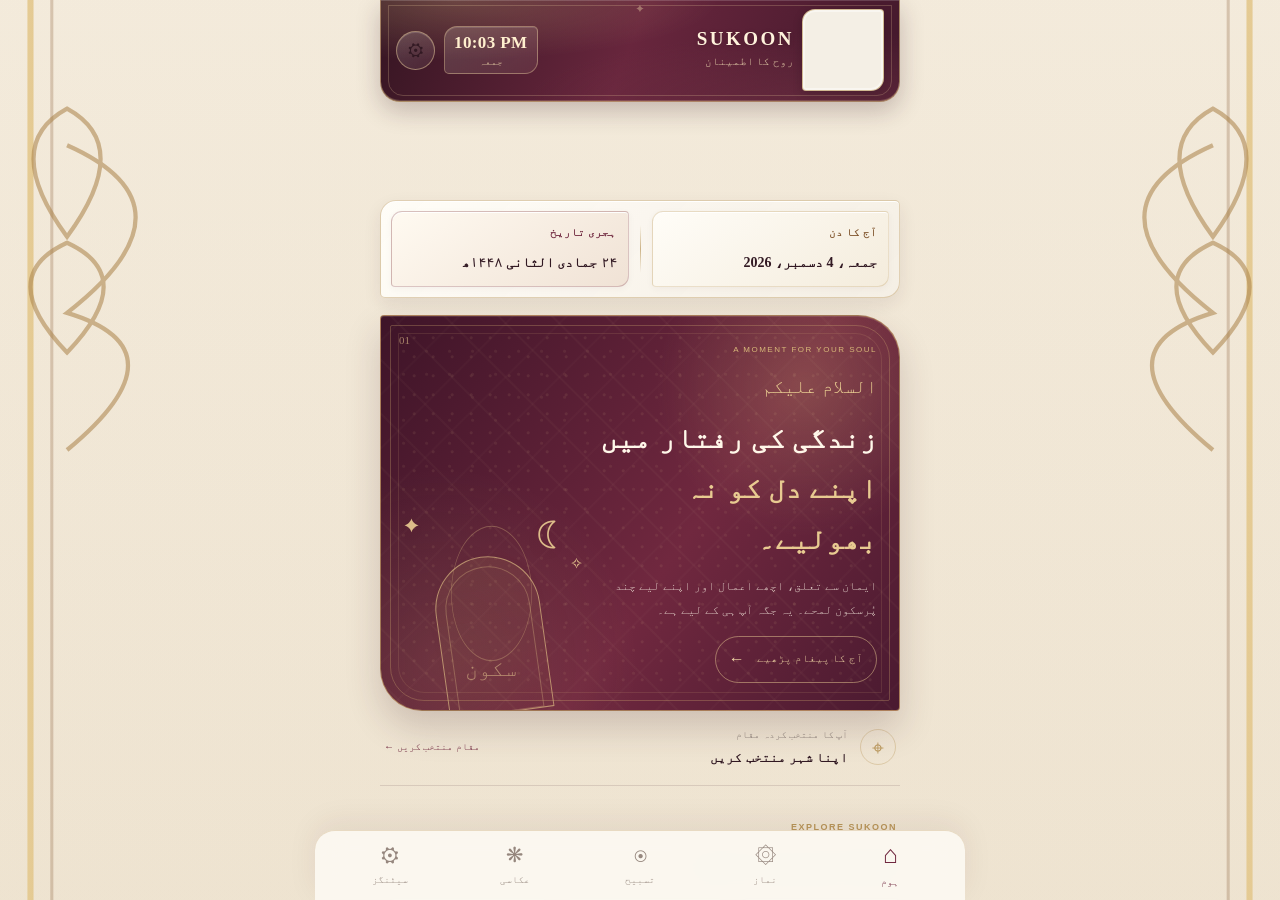
<file: Index.html>
<!DOCTYPE html>
<html lang="en">
<head>
  <meta charset="UTF-8">
  <meta name="viewport" content="width=device-width, initial-scale=1.0">
  <meta http-equiv="refresh" content="0; url=./pages/home.html">
  <title>SUKOON</title>
</head>
<body>
  <p>Opening SUKOON...</p>
  <a href="./pages/home.html">Open SUKOON</a>
</body>
</html>
</file>
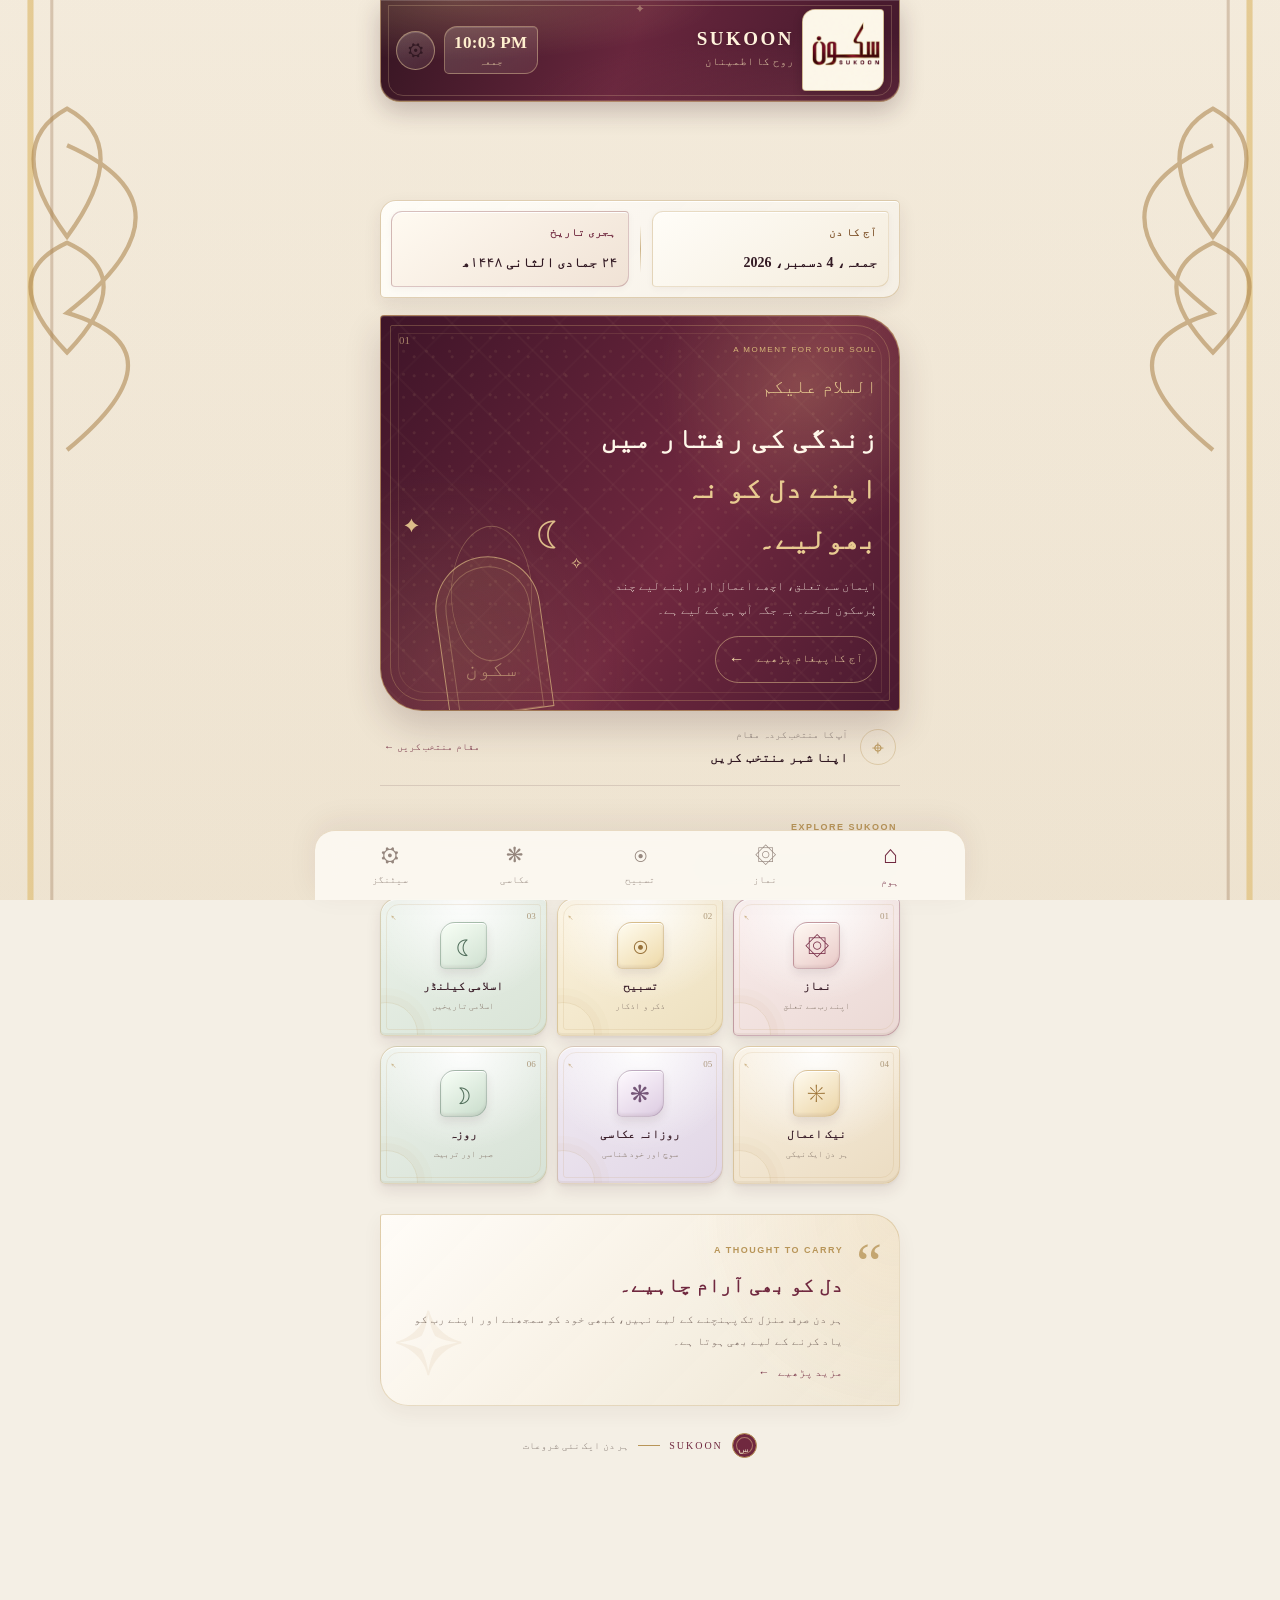
<file: pages/home.html>
<!DOCTYPE html>
<html lang="ur" dir="rtl">
<head>
  <meta charset="UTF-8">
  <meta name="viewport" content="width=device-width, initial-scale=1.0">
  <meta name="theme-color" content="#F4EFE5">
  <meta name="description" content="SUKOON — ایمان، زندگی اور ذہنی سکون کا ساتھی">

  <title>SUKOON | سکون</title>
  <link rel="stylesheet" href="../css/style.css">
  <link rel="stylesheet" href="../css/components.css">
  <link rel="stylesheet" href="../css/responsive.css">
  <link rel="stylesheet" href="../css/home.css">
</head>

<body class="sukoon-home-v2">

  <main class="sukoon-v2-shell">

    <!-- TOP IDENTITY -->
    <header class="sukoon-v2-header">

      <a href="home.html" class="sukoon-v2-brand" aria-label="SUKOON Home">
        <img
          class="sukoon-v2-brand-logo"
          src="../assets/images/branding/sukoon-logo.png"
          data-branding="logo"
          alt="SUKOON — سکون"
          width="72"
          height="72"
          decoding="async"
        >

        <span class="sukoon-v2-brand-name">
          <strong>SUKOON</strong>
          <small>روح کا اطمینان</small>
        </span>
      </a>

      <div class="sukoon-v2-header-side">
        <span class="sukoon-v2-header-caption">YOUR PERSONAL SANCTUARY</span>
        <div class="sukoon-v2-day-clock sukoon-v2-header-clock">
          <span class="sukoon-v2-clock-icon" aria-hidden="true">◷</span>
          <strong id="home-clock">--:--</strong>
          <small id="home-weekday">---</small>
        </div>

        <a href="settings.html"
           class="sukoon-v2-settings"
           aria-label="سیٹنگز">
          <span aria-hidden="true">⚙</span>
        </a>
      </div>

    </header>


    <!-- DAY STRIP -->
    <section class="sukoon-v2-dayline" aria-label="آج کی معلومات">

      <div class="sukoon-v2-day-date">
        <span class="sukoon-v2-overline">آج کا دن</span>
        <strong id="today-date">تاریخ لوڈ ہو رہی ہے...</strong>
      </div>

      <span class="sukoon-v2-day-divider"></span>

      <div class="sukoon-v2-day-hijri">
        <span class="sukoon-v2-overline">ہجری تاریخ</span>
        <strong id="today-hijri">اسلامی تاریخ</strong>
      </div>



    </section>

    <!-- EDITORIAL WELCOME -->
    <section class="sukoon-v2-welcome">

      <div class="sukoon-v2-welcome-copy">

        <span class="sukoon-v2-welcome-kicker">
          A MOMENT FOR YOUR SOUL
        </span>

        <p class="sukoon-v2-salam">السلام علیکم</p>

        <h1>
          زندگی کی رفتار میں
          <span>اپنے دل کو نہ بھولیے۔</span>
        </h1>

        <p class="sukoon-v2-welcome-text">
          ایمان سے تعلق، اچھے اعمال اور اپنے لیے چند پُرسکون لمحے۔
          یہ جگہ آپ ہی کے لیے ہے۔
        </p>

        <a href="daily-reflection.html" class="sukoon-v2-discover">
          آج کا پیغام پڑھیے
          <span aria-hidden="true">←</span>
        </a>

      </div>

      <div class="sukoon-v2-art" aria-hidden="true">
        <div class="sukoon-v2-art-orbit orbit-one"></div>
        <div class="sukoon-v2-art-orbit orbit-two"></div>
        <div class="sukoon-v2-art-arch">
          <div class="sukoon-v2-art-inner"></div>
        </div>
        <span class="sukoon-v2-art-moon">☾</span>
        <span class="sukoon-v2-art-star star-one">✦</span>
        <span class="sukoon-v2-art-star star-two">✧</span>
        <span class="sukoon-v2-art-word">سکون</span>
      </div>

      <span class="sukoon-v2-welcome-index" aria-hidden="true">01</span>

    </section>


    <!-- LOCATION LINE -->
    <a href="settings.html" class="sukoon-v2-location">

      <span class="sukoon-v2-location-symbol" aria-hidden="true">⌖</span>

      <span class="sukoon-v2-location-copy">
        <small>آپ کا منتخب کردہ مقام</small>
        <strong id="home-location-name">اپنا شہر منتخب کریں</strong>
      </span>

      <span class="sukoon-v2-location-action">مقام منتخب کریں ←</span>

    </a>


    <!-- FEATURE DIRECTORY -->
    <section class="sukoon-v2-paths">

      <div class="sukoon-v2-section-heading">
        <div>
          <span class="sukoon-v2-overline">EXPLORE SUKOON</span>
          <h2>آپ کے لیے چھ راستے</h2>
        </div>

        <span class="sukoon-v2-section-count">06 / 06</span>
      </div>


      <div class="sukoon-v2-path-list">

        <a href="prayer.html" class="sukoon-v2-path path-prayer">
          <span class="sukoon-v2-path-number">01</span>
          <span class="sukoon-v2-path-symbol" aria-hidden="true">۞</span>
          <span class="sukoon-v2-path-label">
            <strong>نماز</strong>
            <small>اپنے رب سے تعلق</small>
          </span>
          <span class="sukoon-v2-path-arrow" aria-hidden="true">↖</span>
        </a>

        <a href="tasbeeh.html" class="sukoon-v2-path path-tasbeeh">
          <span class="sukoon-v2-path-number">02</span>
          <span class="sukoon-v2-path-symbol" aria-hidden="true">◉</span>
          <span class="sukoon-v2-path-label">
            <strong>تسبیح</strong>
            <small>ذکر و اذکار</small>
          </span>
          <span class="sukoon-v2-path-arrow" aria-hidden="true">↖</span>
        </a>

        <a href="islamic-calendar.html" class="sukoon-v2-path path-calendar">
          <span class="sukoon-v2-path-number">03</span>
          <span class="sukoon-v2-path-symbol" aria-hidden="true">☾</span>
          <span class="sukoon-v2-path-label">
            <strong>اسلامی کیلنڈر</strong>
            <small>اسلامی تاریخیں</small>
          </span>
          <span class="sukoon-v2-path-arrow" aria-hidden="true">↖</span>
        </a>

        <a href="good-deeds.html" class="sukoon-v2-path path-deeds">
          <span class="sukoon-v2-path-number">04</span>
          <span class="sukoon-v2-path-symbol" aria-hidden="true">✳</span>
          <span class="sukoon-v2-path-label">
            <strong>نیک اعمال</strong>
            <small>ہر دن ایک نیکی</small>
          </span>
          <span class="sukoon-v2-path-arrow" aria-hidden="true">↖</span>
        </a>

        <a href="daily-reflection.html" class="sukoon-v2-path path-reflection">
          <span class="sukoon-v2-path-number">05</span>
          <span class="sukoon-v2-path-symbol" aria-hidden="true">❋</span>
          <span class="sukoon-v2-path-label">
            <strong>روزانہ عکاسی</strong>
            <small>سوچ اور خود شناسی</small>
          </span>
          <span class="sukoon-v2-path-arrow" aria-hidden="true">↖</span>
        </a>

        <a href="fasting.html" class="sukoon-v2-path path-fasting">
          <span class="sukoon-v2-path-number">06</span>
          <span class="sukoon-v2-path-symbol" aria-hidden="true">☽</span>
          <span class="sukoon-v2-path-label">
            <strong>روزہ</strong>
            <small>صبر اور تربیت</small>
          </span>
          <span class="sukoon-v2-path-arrow" aria-hidden="true">↖</span>
        </a>

      </div>

    </section>


    <!-- DAILY THOUGHT -->
    <section class="sukoon-v2-thought">

      <div class="sukoon-v2-thought-mark" aria-hidden="true">“</div>

      <div class="sukoon-v2-thought-content">
        <span class="sukoon-v2-overline">A THOUGHT TO CARRY</span>

        <h2>دل کو بھی آرام چاہیے۔</h2>

        <p>
          ہر دن صرف منزل تک پہنچنے کے لیے نہیں،
          کبھی خود کو سمجھنے اور اپنے رب کو یاد کرنے کے لیے بھی ہوتا ہے۔
        </p>

        <a href="daily-reflection.html">
          مزید پڑھیے
          <span aria-hidden="true">←</span>
        </a>
      </div>

      <span class="sukoon-v2-thought-decoration" aria-hidden="true">✧</span>

    </section>


    <!-- CLOSING LINE -->
    <footer class="sukoon-v2-footer">
      <span class="sukoon-v2-footer-mark">س</span>
      <span>SUKOON</span>
      <i></i>
      <small>ہر دن ایک نئی شروعات</small>
    </footer>

  </main>


  <!-- APP NAVIGATION -->
  <nav class="sukoon-v2-nav" aria-label="مرکزی نیویگیشن">

    <a href="home.html" class="sukoon-v2-nav-item active" aria-current="page">
      <span aria-hidden="true">⌂</span>
      <small>ہوم</small>
    </a>

    <a href="prayer.html" class="sukoon-v2-nav-item">
      <span aria-hidden="true">۞</span>
      <small>نماز</small>
    </a>

    <a href="tasbeeh.html" class="sukoon-v2-nav-item">
      <span aria-hidden="true">◉</span>
      <small>تسبیح</small>
    </a>

    <a href="daily-reflection.html" class="sukoon-v2-nav-item">
      <span aria-hidden="true">❋</span>
      <small>عکاسی</small>
    </a>

    <a href="settings.html" class="sukoon-v2-nav-item">
      <span aria-hidden="true">⚙</span>
      <small>سیٹنگز</small>
    </a>

  </nav>


  <script src="../js/storage.js"></script>
  <script src="../js/features/hijri-calendar.js"></script>
  <script src="../js/navigation.js"></script>
  <script src="../js/app.js"></script>
  <script src="../js/branding.js"></script>

</body>
</html>
</file>
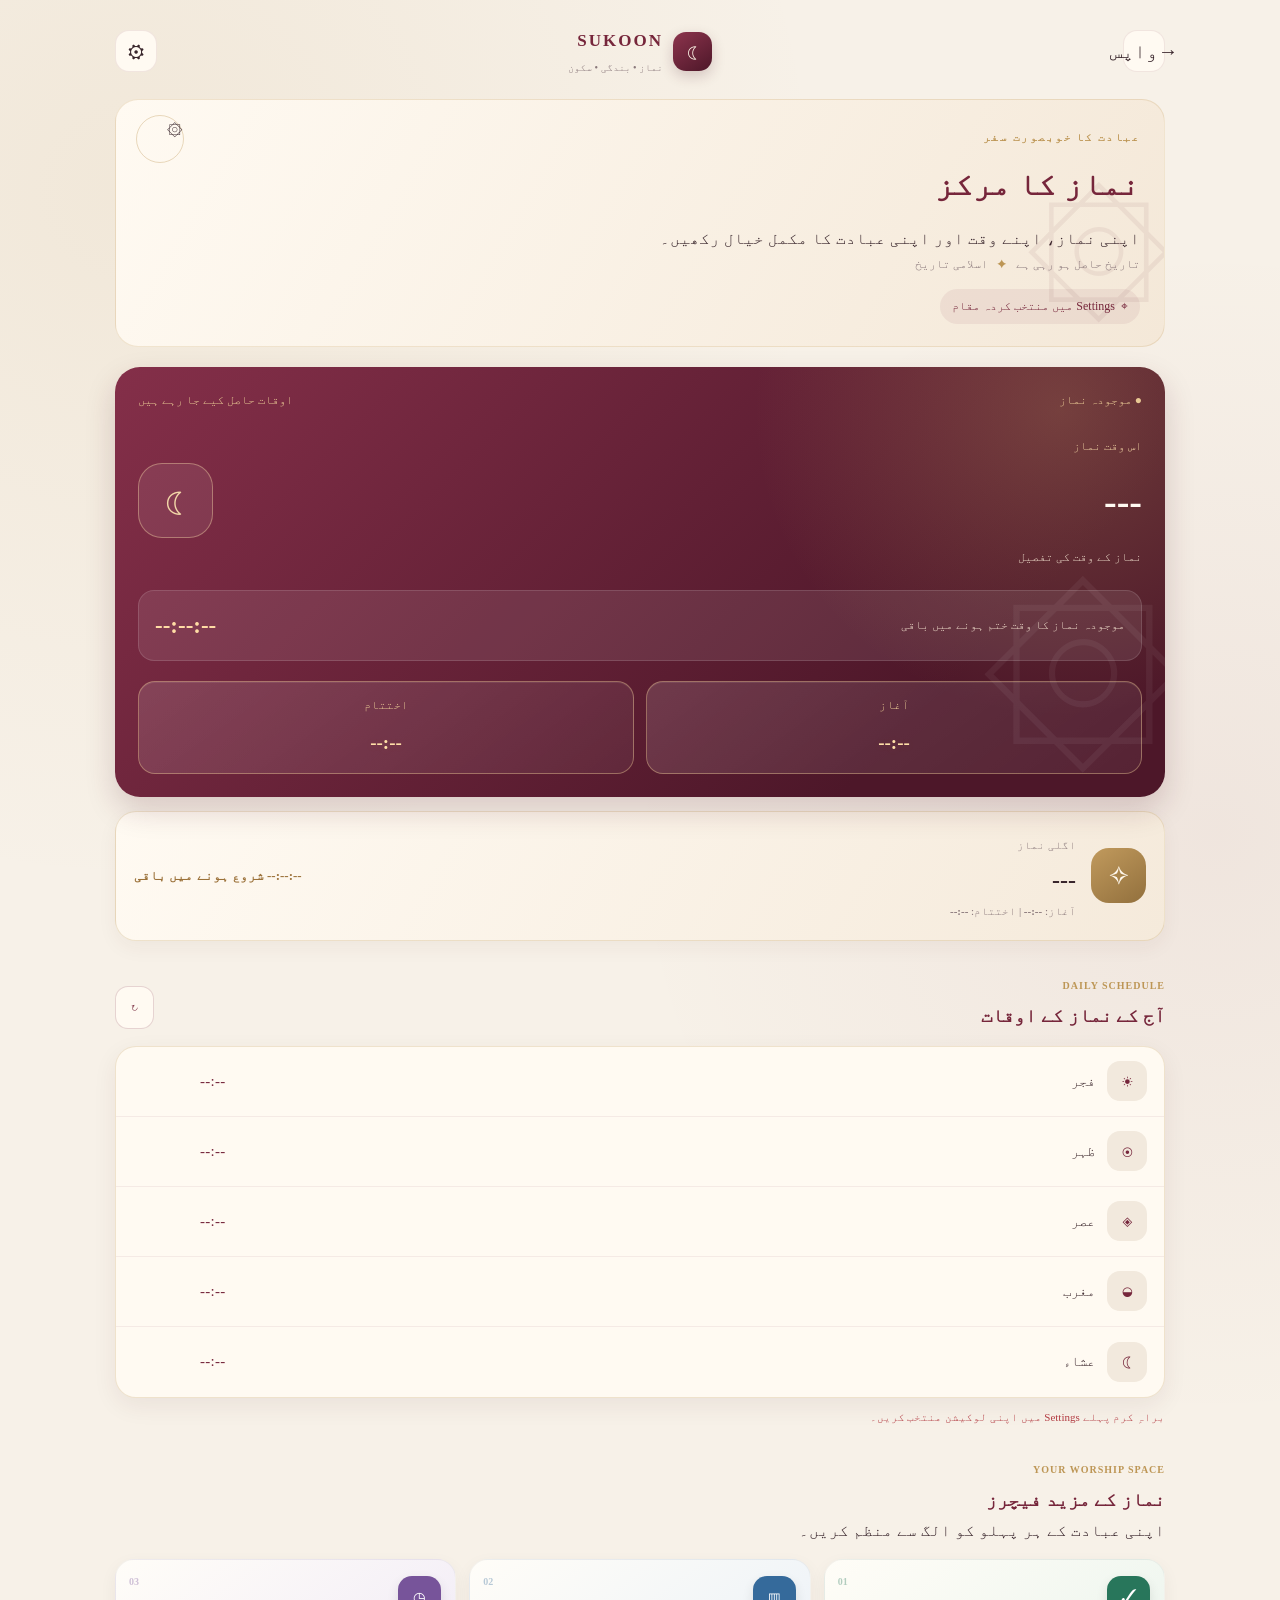
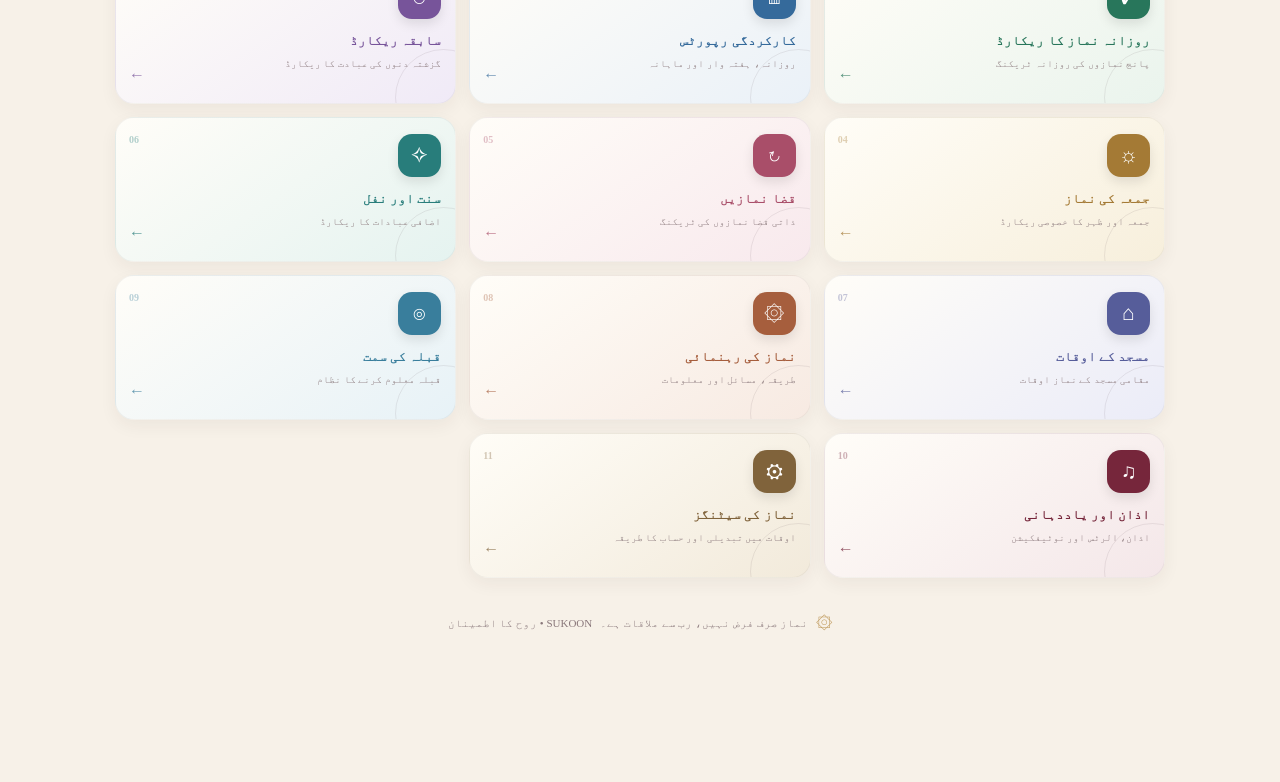
<file: pages/prayer.html>
<!DOCTYPE html>
<html lang="ur" dir="rtl">
<head>
  <meta charset="UTF-8">
  <meta name="viewport" content="width=device-width, initial-scale=1.0">
  <meta name="theme-color" content="#54192B">
  <meta name="description" content="SUKOON Prayer Dashboard">
  <title>SUKOON | نماز</title>

  <link rel="stylesheet" href="../css/style.css">
  <link rel="stylesheet" href="../css/components.css">
  <link rel="stylesheet" href="../css/responsive.css">
  <link rel="stylesheet" href="../css/prayer-dashboard.css">
</head>

<body class="prayer-dashboard-body">

<main class="pd-page">

  <!-- HEADER -->
  <header class="pd-header">
    <a href="home.html" class="pd-back">
      <span>→</span>
      <span>واپس</span>
    </a>

    <div class="pd-brand">
      <span class="pd-brand-icon">☾</span>
      <div>
        <strong>SUKOON</strong>
        <small>نماز • بندگی • سکون</small>
      </div>
    </div>

    <a href="settings.html" class="pd-header-settings" aria-label="App Settings">
      ⚙
    </a>
  </header>


  <!-- INTRO -->
  <section class="pd-intro">
    <div class="pd-intro-decoration">۞</div>
    <span class="pd-eyebrow">عبادت کا خوبصورت سفر</span>
    <h1>نماز کا مرکز</h1>
    <p>اپنی نماز، اپنے وقت اور اپنی عبادت کا مکمل خیال رکھیں۔</p>

    <div class="pd-date-row">
      <span id="pd-gregorian-date">تاریخ حاصل ہو رہی ہے</span>
      <span class="pd-date-separator">✦</span>
      <span id="pd-hijri-date">اسلامی تاریخ</span>
    </div>

    <div class="pd-location">
      <span>⌖</span>
      <span id="pd-location-name">Settings میں منتخب کردہ مقام</span>
    </div>
  </section>


  <!-- CURRENT PRAYER -->
  <section class="pd-current-card" id="pd-current-card">

    <div class="pd-card-topline">
      <span>● موجودہ نماز</span>
      <span id="pd-current-status">اوقات حاصل کیے جا رہے ہیں</span>
    </div>

    <div class="pd-current-main">
      <div>
        <span class="pd-small-label">اس وقت نماز</span>
        <h2 id="pd-current-name">---</h2>
        <span class="pd-current-period" id="pd-current-period">
          نماز کے وقت کی تفصیل
        </span>
      </div>

      <div class="pd-current-symbol">☾</div>
    </div>

    <div class="pd-countdown-panel">
      <span>موجودہ نماز کا وقت ختم ہونے میں باقی</span>
      <strong id="pd-current-countdown" dir="ltr">--:--:--</strong>
    </div>

    <div class="pd-current-times">
      <div>
        <span>آغاز</span>
        <strong id="pd-current-start">--:--</strong>
      </div>
      <div>
        <span>اختتام</span>
        <strong id="pd-current-end">--:--</strong>
      </div>
    </div>

  </section>


  <!-- NEXT PRAYER -->
  <section class="pd-next-card">

    <div class="pd-next-icon">✧</div>

    <div class="pd-next-content">
      <span class="pd-next-label">اگلی نماز</span>
      <h2 id="pd-next-name">---</h2>
      <div class="pd-next-time">
        آغاز: <strong id="pd-next-start">--:--</strong>
        <span> | </span>
        اختتام: <strong id="pd-next-end">--:--</strong>
      </div>
    </div>

    <div class="pd-next-count">
      <span>شروع ہونے میں باقی</span>
      <strong id="pd-next-countdown" dir="ltr">--:--:--</strong>
    </div>

  </section>


  <!-- TODAY'S PRAYER TIMES -->
  <section class="pd-schedule-section">

    <div class="pd-section-heading">
      <div>
        <span class="pd-section-kicker">DAILY SCHEDULE</span>
        <h2>آج کے نماز کے اوقات</h2>
      </div>

      <button type="button" id="pd-refresh" class="pd-refresh">
        ↻
      </button>
    </div>

    <div class="pd-schedule-card" id="pd-prayer-times">

      <div class="pd-time-row" data-prayer="fajr">
        <span class="pd-time-icon">☀</span>
        <span class="pd-time-name">فجر</span>
        <span class="pd-time-value" id="pd-time-fajr">--:--</span>
        <span class="pd-time-state"></span>
      </div>

      <div class="pd-time-row" data-prayer="dhuhr">
        <span class="pd-time-icon">◉</span>
        <span class="pd-time-name">ظہر</span>
        <span class="pd-time-value" id="pd-time-dhuhr">--:--</span>
        <span class="pd-time-state"></span>
      </div>

      <div class="pd-time-row" data-prayer="asr">
        <span class="pd-time-icon">◈</span>
        <span class="pd-time-name">عصر</span>
        <span class="pd-time-value" id="pd-time-asr">--:--</span>
        <span class="pd-time-state"></span>
      </div>

      <div class="pd-time-row" data-prayer="maghrib">
        <span class="pd-time-icon">◒</span>
        <span class="pd-time-name">مغرب</span>
        <span class="pd-time-value" id="pd-time-maghrib">--:--</span>
        <span class="pd-time-state"></span>
      </div>

      <div class="pd-time-row" data-prayer="isha">
        <span class="pd-time-icon">☾</span>
        <span class="pd-time-name">عشاء</span>
        <span class="pd-time-value" id="pd-time-isha">--:--</span>
        <span class="pd-time-state"></span>
      </div>

    </div>

    <p class="pd-schedule-note" id="pd-schedule-status">
      نماز کے اوقات لوڈ ہو رہے ہیں۔
    </p>

  </section>


  <!-- FEATURES -->
  <section class="pd-features-section">

    <div class="pd-section-heading">
      <div>
        <span class="pd-section-kicker">YOUR WORSHIP SPACE</span>
        <h2>نماز کے مزید فیچرز</h2>
        <p>اپنی عبادت کے ہر پہلو کو الگ سے منظم کریں۔</p>
      </div>
    </div>


    <div class="pd-feature-grid">

      <!-- DAILY TRACKER -->
      <a href="prayer/daily-tracker.html"
         class="pd-feature-card pd-feature-emerald"
         data-prayer-feature="tracker">
        <span class="pd-feature-icon">✓</span>
        <span class="pd-feature-number">01</span>
        <strong>روزانہ نماز کا ریکارڈ</strong>
        <small>پانچ نمازوں کی روزانہ ٹریکنگ</small>
        <span class="pd-feature-arrow">←</span>
      </a>


      <!-- REPORTS -->
      <a href="prayer/reports.html"
         class="pd-feature-card pd-feature-blue"
         data-prayer-feature="reports">
        <span class="pd-feature-icon">▥</span>
        <span class="pd-feature-number">02</span>
        <strong>کارکردگی رپورٹس</strong>
        <small>روزانہ، ہفتہ وار اور ماہانہ</small>
        <span class="pd-feature-arrow">←</span>
      </a>


      <!-- HISTORY -->
      <a href="prayer/history.html"
         class="pd-feature-card pd-feature-purple"
         data-prayer-feature="history">
        <span class="pd-feature-icon">◷</span>
        <span class="pd-feature-number">03</span>
        <strong>سابقہ ریکارڈ</strong>
        <small>گزشتہ دنوں کی عبادت کا ریکارڈ</small>
        <span class="pd-feature-arrow">←</span>
      </a>


      <!-- JUMMAH -->
      <a href="prayer/jummah.html"
         class="pd-feature-card pd-feature-gold"
         data-prayer-feature="jummah">
        <span class="pd-feature-icon">☼</span>
        <span class="pd-feature-number">04</span>
        <strong>جمعہ کی نماز</strong>
        <small>جمعہ اور ظہر کا خصوصی ریکارڈ</small>
        <span class="pd-feature-arrow">←</span>
      </a>


      <!-- QAZA -->
      <a href="prayer/qaza.html"
         class="pd-feature-card pd-feature-rose"
         data-prayer-feature="qaza">
        <span class="pd-feature-icon">↻</span>
        <span class="pd-feature-number">05</span>
        <strong>قضا نمازیں</strong>
        <small>ذاتی قضا نمازوں کی ٹریکنگ</small>
        <span class="pd-feature-arrow">←</span>
      </a>


      <!-- SUNNAH -->
      <a href="prayer/sunnah-nafl.html"
         class="pd-feature-card pd-feature-teal"
         data-prayer-feature="sunnah">
        <span class="pd-feature-icon">✧</span>
        <span class="pd-feature-number">06</span>
        <strong>سنت اور نفل</strong>
        <small>اضافی عبادات کا ریکارڈ</small>
        <span class="pd-feature-arrow">←</span>
      </a>


      <!-- MOSQUE -->
      <a href="prayer/mosque.html"
         class="pd-feature-card pd-feature-indigo"
         data-prayer-feature="mosque">
        <span class="pd-feature-icon">⌂</span>
        <span class="pd-feature-number">07</span>
        <strong>مسجد کے اوقات</strong>
        <small>مقامی مسجد کے نماز اوقات</small>
        <span class="pd-feature-arrow">←</span>
      </a>


      <!-- GUIDANCE -->
      <a href="prayer/guidance.html"
         class="pd-feature-card pd-feature-copper"
         data-prayer-feature="guidance">
        <span class="pd-feature-icon">۞</span>
        <span class="pd-feature-number">08</span>
        <strong>نماز کی رہنمائی</strong>
        <small>طریقہ، مسائل اور معلومات</small>
        <span class="pd-feature-arrow">←</span>
      </a>


      <!-- QIBLA -->
      <a href="prayer/qibla.html"
         class="pd-feature-card pd-feature-sky"
         data-prayer-feature="qibla">
        <span class="pd-feature-icon">◎</span>
        <span class="pd-feature-number">09</span>
        <strong>قبلہ کی سمت</strong>
        <small>قبلہ معلوم کرنے کا نظام</small>
        <span class="pd-feature-arrow">←</span>
      </a>


      <!-- ADHAN -->
      <a href="prayer/adhan.html"
         class="pd-feature-card pd-feature-maroon"
         data-prayer-feature="adhan">
        <span class="pd-feature-icon">♫</span>
        <span class="pd-feature-number">10</span>
        <strong>اذان اور یاددہانی</strong>
        <small>اذان، الرٹس اور نوٹیفکیشن</small>
        <span class="pd-feature-arrow">←</span>
      </a>


      <!-- SETTINGS -->
      <a href="prayer/settings.html"
         class="pd-feature-card pd-feature-settings"
         data-prayer-feature="settings">
        <span class="pd-feature-icon">⚙</span>
        <span class="pd-feature-number">11</span>
        <strong>نماز کی سیٹنگز</strong>
        <small>اوقات میں تبدیلی اور حساب کا طریقہ</small>
        <span class="pd-feature-arrow">←</span>
      </a>

    </div>

  </section>


  <!-- FOOTER -->
  <footer class="pd-footer">
    <div class="pd-footer-symbol">۞</div>
    <p>نماز صرف فرض نہیں، رب سے ملاقات ہے۔</p>
    <span>SUKOON • روح کا اطمینان</span>
  </footer>

</main>


<script src="../js/storage.js"></script>
<script src="../js/core/location.js"></script>
<script src="../js/features/prayer-dashboard.js"></script>

</body>
</html>
</file>
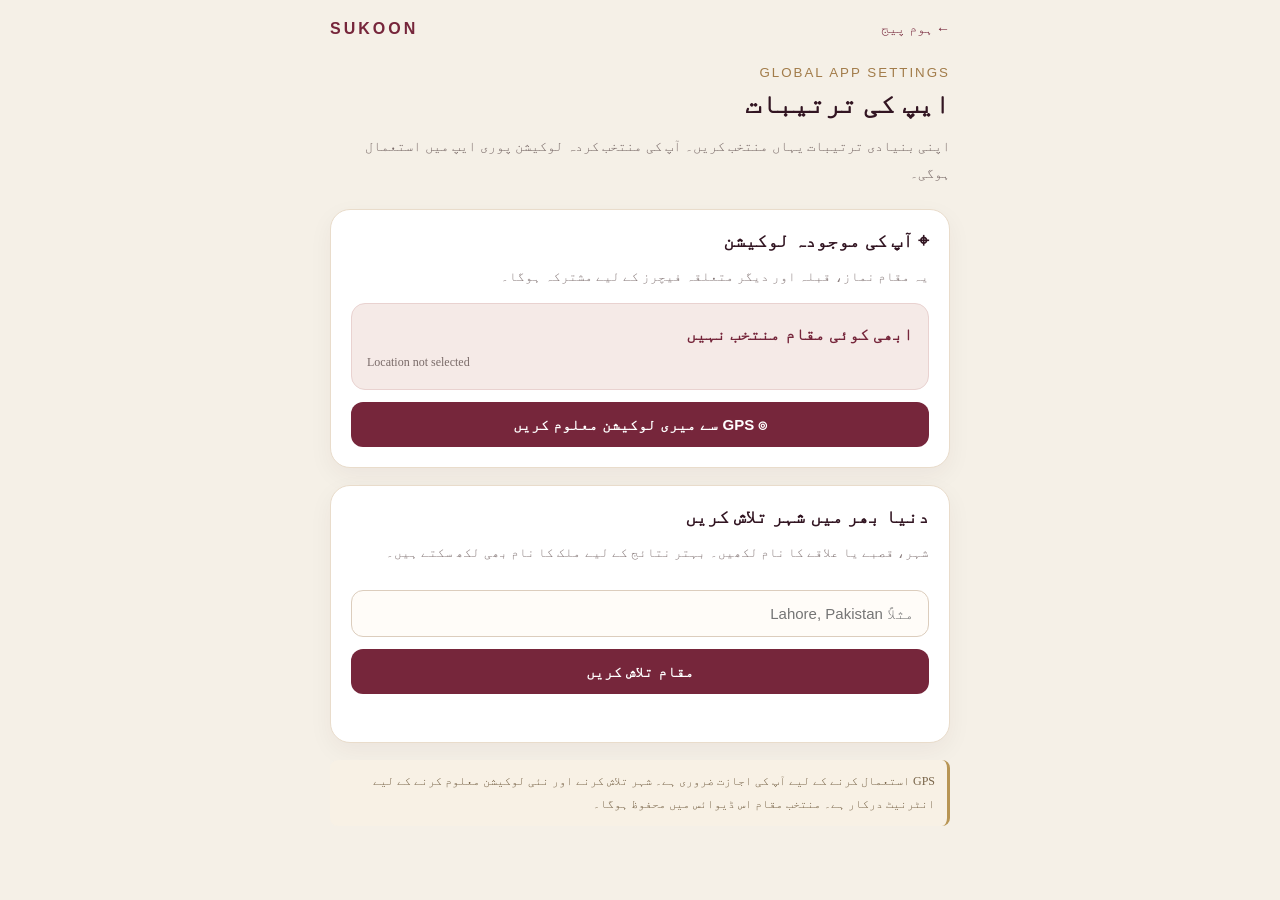
<file: pages/settings.html>
<!DOCTYPE html>
<html lang="ur" dir="rtl">
<head>
  <meta charset="UTF-8">
  <meta name="viewport" content="width=device-width, initial-scale=1.0">
  <meta name="theme-color" content="#54192B">
  <title>SUKOON | Settings</title>

  <style>
    * { box-sizing: border-box; }

    body {
      margin: 0;
      padding: 20px 16px 40px;
      background: #F5F0E7;
      color: #321522;
      font-family: "Noto Nastaliq Urdu", "Noto Naskh Arabic", serif;
    }

    .settings-wrap {
      width: 100%;
      max-width: 620px;
      margin: auto;
    }

    .topbar {
      display: flex;
      align-items: center;
      justify-content: space-between;
      margin-bottom: 25px;
    }

    .topbar a {
      color: #76263B;
      text-decoration: none;
      font-size: 14px;
    }

    .brand {
      color: #76263B;
      font-family: Arial, sans-serif;
      font-weight: 800;
      letter-spacing: 3px;
    }

    .heading {
      margin-bottom: 22px;
    }

    .heading small {
      color: #A27C4A;
      letter-spacing: 2px;
      font-family: Arial, sans-serif;
    }

    .heading h1 {
      font-size: 27px;
      margin: 8px 0;
    }

    .heading p {
      color: #796A68;
      font-size: 14px;
      line-height: 1.9;
    }

    .panel {
      background: #FFFFFF;
      border: 1px solid #E9DCCB;
      border-radius: 20px;
      padding: 20px;
      margin-bottom: 17px;
      box-shadow: 0 8px 25px #3215220D;
    }

    .panel h2 {
      font-size: 19px;
      margin: 0 0 8px;
    }

    .muted {
      color: #837575;
      font-size: 13px;
      line-height: 1.8;
    }

    .current-location {
      background: #F5EAE7;
      border: 1px solid #E9D2D0;
      padding: 15px;
      border-radius: 14px;
      margin-top: 14px;
      line-height: 1.9;
    }

    .current-location strong {
      display: block;
      color: #76263B;
      font-size: 17px;
    }

    .current-location span {
      color: #796A68;
      font-size: 12px;
      direction: ltr;
      display: block;
      overflow-wrap: anywhere;
    }

    input {
      width: 100%;
      padding: 14px;
      border: 1px solid #DCCDBD;
      border-radius: 12px;
      background: #FFFCF8;
      font-size: 15px;
      outline: none;
      margin-top: 13px;
    }

    input:focus {
      border-color: #9C6B43;
      box-shadow: 0 0 0 3px #B8955420;
    }

    button {
      width: 100%;
      padding: 14px;
      border: none;
      border-radius: 12px;
      margin-top: 12px;
      background: #76263B;
      color: white;
      font-size: 15px;
      font-weight: bold;
      cursor: pointer;
    }

    button.secondary {
      background: #E9DFD1;
      color: #54192B;
    }

    button:disabled {
      opacity: .55;
      cursor: wait;
    }

    #search-results {
      display: grid;
      gap: 9px;
      margin-top: 15px;
    }

    .place-result {
      background: #F8F4EE;
      border: 1px solid #E8DDCF;
      border-radius: 12px;
      padding: 13px;
      text-align: right;
      color: #321522;
      line-height: 1.8;
    }

    .place-result strong {
      display: block;
    }

    .place-result span {
      font-size: 12px;
      color: #837575;
      font-weight: normal;
    }

    #location-status {
      margin-top: 13px;
      font-size: 13px;
      color: #76263B;
      line-height: 1.8;
      overflow-wrap: anywhere;
    }

    .note {
      border-right: 3px solid #B89554;
      padding: 10px 12px;
      background: #F8F1E5;
      border-radius: 8px;
      color: #776347;
      font-size: 12px;
      line-height: 1.9;
    }
  </style>
</head>

<body>
  <main class="settings-wrap">

    <header class="topbar">
      <a href="home.html">← ہوم پیج</a>
      <span class="brand">SUKOON</span>
    </header>

    <section class="heading">
      <small>GLOBAL APP SETTINGS</small>
      <h1>ایپ کی ترتیبات</h1>
      <p>اپنی بنیادی ترتیبات یہاں منتخب کریں۔ آپ کی منتخب کردہ لوکیشن پوری ایپ میں استعمال ہوگی۔</p>
    </section>

    <section class="panel">
      <h2>⌖ آپ کی موجودہ لوکیشن</h2>
      <p class="muted">یہ مقام نماز، قبلہ اور دیگر متعلقہ فیچرز کے لیے مشترکہ ہوگا۔</p>

      <div class="current-location">
        <strong id="current-place">ابھی کوئی مقام منتخب نہیں</strong>
        <span id="current-coordinates">Location not selected</span>
      </div>

      <button id="gps-button">◎ GPS سے میری لوکیشن معلوم کریں</button>
    </section>

    <section class="panel">
      <h2>دنیا بھر میں شہر تلاش کریں</h2>
      <p class="muted">شہر، قصبے یا علاقے کا نام لکھیں۔ بہتر نتائج کے لیے ملک کا نام بھی لکھ سکتے ہیں۔</p>

      <input
        id="place-search"
        type="search"
        placeholder="مثلاً Lahore, Pakistan"
        autocomplete="off"
      >

      <button id="search-button">مقام تلاش کریں</button>

      <div id="search-results"></div>
      <div id="location-status" role="status" aria-live="polite"></div>
    </section>

    <div class="note">
      GPS استعمال کرنے کے لیے آپ کی اجازت ضروری ہے۔ شہر تلاش کرنے اور نئی لوکیشن معلوم کرنے کے لیے انٹرنیٹ درکار ہے۔ منتخب مقام اس ڈیوائس میں محفوظ ہوگا۔
    </div>

  </main>

  <script src="../js/core/location.js"></script>

  <script>
    (() => {
      "use strict";

      const locationAPI = window.SukoonLocation;

      const currentPlace = document.getElementById("current-place");
      const currentCoordinates = document.getElementById("current-coordinates");
      const gpsButton = document.getElementById("gps-button");
      const searchButton = document.getElementById("search-button");
      const searchInput = document.getElementById("place-search");
      const results = document.getElementById("search-results");
      const status = document.getElementById("location-status");

      function showStatus(message) {
        status.textContent = message;
      }

      function displayCurrentLocation() {
        const place = locationAPI.getLocation();

        if (!place) {
          currentPlace.textContent = "ابھی کوئی مقام منتخب نہیں";
          currentCoordinates.textContent = "Location not selected";
          return;
        }

        currentPlace.textContent = [
          place.city || place.name,
          place.region,
          place.country
        ].filter(Boolean).join(", ");

        currentCoordinates.textContent =
          `${place.latitude}, ${place.longitude}`;
      }

      function selectPlace(place) {
        try {
          locationAPI.selectLocation(place);
          displayCurrentLocation();
          results.replaceChildren();
          showStatus("آپ کی لوکیشن کامیابی سے محفوظ ہوگئی۔");
        } catch (error) {
          showStatus(error.message);
        }
      }

      function renderResults(places) {
        results.replaceChildren();

        if (!places.length) {
          showStatus("کوئی مقام نہیں ملا۔ نام یا ملک دوبارہ چیک کریں۔");
          return;
        }

        places.forEach(place => {
          const button = document.createElement("button");
          button.type = "button";
          button.className = "place-result";

          const name = document.createElement("strong");
          name.textContent = place.name;

          const details = document.createElement("span");
          details.textContent = [
            place.region,
            place.country
          ].filter(Boolean).join(", ");

          button.append(name, details);
          button.addEventListener("click", () => selectPlace(place));

          results.appendChild(button);
        });

        showStatus("اپنا مطلوبہ مقام منتخب کریں۔");
      }

      async function searchLocations() {
        const query = searchInput.value.trim();

        if (query.length < 2) {
          showStatus("کم از کم دو حروف لکھیں۔");
          return;
        }

        searchButton.disabled = true;
        showStatus("مقامات تلاش کیے جا رہے ہیں...");
        results.replaceChildren();

        try {
          const places = await locationAPI.searchPlaces(query, {
            count: 15
          });

          renderResults(places);
        } catch (error) {
          showStatus("تلاش مکمل نہیں ہوسکی: " + error.message);
        } finally {
          searchButton.disabled = false;
        }
      }

      async function detectGPS() {
        gpsButton.disabled = true;
        showStatus("GPS سے آپ کا مقام معلوم کیا جا رہا ہے...");

        try {
          await locationAPI.useGPS();
          displayCurrentLocation();
          showStatus("GPS لوکیشن محفوظ ہوگئی۔");
        } catch (error) {
          showStatus(error.message);
        } finally {
          gpsButton.disabled = false;
        }
      }

      searchButton.addEventListener("click", searchLocations);
      gpsButton.addEventListener("click", detectGPS);

      searchInput.addEventListener("keydown", event => {
        if (event.key === "Enter") {
          searchLocations();
        }
      });

      displayCurrentLocation();

    })();
  </script>
</body>
</html>
</file>
<file: css/style.css>
/* =================================
   SUKOON - MAIN DESIGN
   Theme: Burgundy, Cream & Gold
================================= */

:root {
  --burgundy: #76263B;
  --burgundy-dark: #54192B;
  --burgundy-light: #963E54;

  --cream: #FBF7EF;
  --cream-dark: #F2EBDD;
  --white: #FFFFFF;

  --gold: #B89554;
  --gold-light: #D8BD82;

  --text: #35252A;
  --muted: #8C7B78;
  --border: #E9DFD3;

  --shadow: 0 6px 22px rgba(75, 35, 43, 0.07);
}

/* Reset */

* {
  margin: 0;
  padding: 0;
  box-sizing: border-box;
}

html {
  scroll-behavior: smooth;
}

body {
  direction: rtl;
  background: var(--cream);
  color: var(--text);
  font-family: "Noto Naskh Arabic", "Noto Sans Arabic",
               "Segoe UI", Tahoma, sans-serif;
  line-height: 1.8;
  min-height: 100vh;
  padding-bottom: 100px;
}

/* Header */

.app-header {
  width: 100%;
  min-height: 82px;
  padding: 14px 20px;
  background: var(--white);
  display: flex;
  align-items: center;
  justify-content: space-between;
  border-bottom: 1px solid var(--border);
  box-shadow: 0 3px 15px rgba(60, 30, 35, 0.04);
}

.brand {
  display: flex;
  align-items: center;
  gap: 12px;
}

.brand-icon {
  width: 48px;
  height: 48px;
  border-radius: 16px;
  background: var(--burgundy);
  color: var(--gold-light);
  display: flex;
  align-items: center;
  justify-content: center;
  font-size: 28px;
  font-weight: bold;
  box-shadow: 0 4px 12px rgba(118, 38, 59, 0.2);
}

.brand h1 {
  font-family: Georgia, serif;
  font-size: 23px;
  letter-spacing: 2px;
  color: var(--burgundy);
  line-height: 1.3;
  direction: ltr;
  text-align: right;
}

.brand span {
  display: block;
  font-size: 12px;
  color: var(--muted);
}

.profile-button {
  width: 43px;
  height: 43px;
  border: 1px solid var(--border);
  border-radius: 14px;
  background: var(--cream);
  color: var(--burgundy);
  font-size: 23px;
  cursor: pointer;
}

/* Main Container */

.main-container {
  width: 100%;
  max-width: 650px;
  margin: auto;
  padding: 22px 17px;
}

/* Welcome Section */

.welcome-section {
  padding: 27px 22px;
  border-radius: 23px;
  background: linear-gradient(
    135deg,
    var(--burgundy),
    var(--burgundy-dark)
  );
  color: var(--white);
  position: relative;
  overflow: hidden;
  box-shadow: var(--shadow);
}

.welcome-section::after {
  content: "☾";
  position: absolute;
  left: 15px;
  top: 5px;
  font-size: 105px;
  color: rgba(216, 189, 130, 0.13);
  line-height: 1;
}

.welcome-label {
  color: var(--gold-light);
  font-size: 15px;
  margin-bottom: 9px;
}

.welcome-section h2 {
  font-size: 25px;
  line-height: 1.8;
  font-weight: 700;
  margin-bottom: 8px;
  position: relative;
  z-index: 1;
}

.welcome-description {
  font-size: 13px;
  color: rgba(255,255,255,0.82);
  position: relative;
  z-index: 1;
}

/* Date Card */

.date-card {
  margin-top: 17px;
  padding: 17px 20px;
  background: var(--white);
  border: 1px solid var(--border);
  border-radius: 19px;
  display: flex;
  align-items: center;
  justify-content: space-between;
  box-shadow: var(--shadow);
}

.small-label {
  display: block;
  font-size: 12px;
  color: var(--muted);
}

.date-card h3 {
  font-size: 19px;
  color: var(--burgundy);
  margin-top: 3px;
}

.date-symbol {
  width: 47px;
  height: 47px;
  border-radius: 15px;
  background: var(--cream-dark);
  color: var(--gold);
  display: flex;
  align-items: center;
  justify-content: center;
  font-size: 27px;
}

/* Daily Reflection */

.reflection-card {
  margin-top: 17px;
  padding: 21px;
  border-radius: 20px;
  background: linear-gradient(145deg, #FFFDF8, #F4EADB);
  border: 1px solid #E8D9BD;
  box-shadow: var(--shadow);
}

.section-heading {
  display: flex;
  align-items: center;
  gap: 9px;
  color: var(--burgundy);
  font-size: 14px;
  font-weight: bold;
  margin-bottom: 13px;
}

.gold-dot {
  width: 7px;
  height: 7px;
  border-radius: 50%;
  background: var(--gold);
}

.reflection-card h2 {
  color: var(--burgundy-dark);
  font-size: 19px;
  line-height: 1.9;
  margin-bottom: 9px;
}

.reflection-card p {
  font-size: 13px;
  color: var(--muted);
  line-height: 2;
}

/* Section Titles */

.section-block {
  margin-top: 27px;
}

.section-title {
  display: flex;
  justify-content: space-between;
  align-items: center;
  margin-bottom: 14px;
}

.section-title h2 {
  font-size: 19px;
  color: var(--burgundy-dark);
}

.section-title span {
  font-size: 11px;
  color: var(--gold);
  direction: ltr;
}

/* Feature Grid */

.feature-grid {
  display: grid;
  grid-template-columns: repeat(2, minmax(0, 1fr));
  gap: 12px;
}

.feature-card {
  min-height: 137px;
  padding: 16px 13px;
  background: var(--white);
  border: 1px solid var(--border);
  border-radius: 19px;
  text-decoration: none;
  color: var(--text);
  box-shadow: var(--shadow);
  transition: transform 0.2s ease, box-shadow 0.2s ease;
}

.feature-card:active {
  transform: scale(0.97);
}

.feature-icon {
  width: 43px;
  height: 43px;
  border-radius: 14px;
  display: flex;
  align-items: center;
  justify-content: center;
  font-size: 24px;
  margin-bottom: 10px;
}

.prayer-icon {
  background: #F5E8E9;
  color: var(--burgundy);
}

.tasbeeh-icon {
  background: #F5EFDF;
  color: #A17B36;
}

.reflection-icon {
  background: #F2E9F1;
  color: #86577F;
}

.calendar-icon {
  background: #E9EFF0;
  color: #54767C;
}

.deeds-icon {
  background: #F8E9E5;
  color: #A65B50;
}

.fasting-icon {
  background: #E9EFE5;
  color: #627D55;
}

.feature-card h3 {
  font-size: 15px;
  color: var(--burgundy-dark);
  margin-bottom: 2px;
}

.feature-card p {
  font-size: 11px;
  color: var(--muted);
}

/* Daily Goal */

.reminder-card {
  display: flex;
  align-items: flex-start;
  gap: 13px;
  margin-top: 20px;
  padding: 17px;
  border-radius: 18px;
  background: var(--burgundy);
  color: var(--white);
  box-shadow: var(--shadow);
}

.reminder-icon {
  color: var(--gold-light);
  font-size: 25px;
}

.reminder-card h3 {
  font-size: 15px;
  margin-bottom: 4px;
}

.reminder-card p {
  font-size: 12px;
  color: rgba(255,255,255,0.82);
  line-height: 1.9;
}

/* Bottom Navigation */

.bottom-navigation {
  position: fixed;
  bottom: 0;
  right: 0;
  left: 0;
  width: 100%;
  min-height: 72px;
  padding: 9px 12px calc(9px + env(safe-area-inset-bottom));
  background: rgba(255,255,255,0.97);
  border-top: 1px solid var(--border);
  display: flex;
  justify-content: space-around;
  align-items: center;
  z-index: 100;
  box-shadow: 0 -5px 20px rgba(50, 25, 30, 0.06);
}

.nav-item {
  min-width: 62px;
  display: flex;
  flex-direction: column;
  align-items: center;
  gap: 1px;
  text-decoration: none;
  color: var(--muted);
  font-size: 23px;
  transition: color 0.2s ease;
}

.nav-item small {
  font-size: 11px;
}

.nav-item.active {
  color: var(--burgundy);
  font-weight: bold;
}

.nav-item.active span {
  background: var(--cream-dark);
  width: 43px;
  height: 32px;
  display: flex;
  justify-content: center;
  align-items: center;
  border-radius: 12px;
}

/* Desktop Layout */

@media (min-width: 700px) {
  .main-container {
    padding-top: 30px;
  }

  .feature-grid {
    grid-template-columns: repeat(3, minmax(0, 1fr));
  }

  .welcome-section {
    padding: 35px 30px;
  }
}
</file>
<file: css/components.css>
/* =====================================
   SUKOON - INTERACTIVE COMPONENTS
   3D Flip Cards & Premium UI
===================================== */

/* Common Cards */

.date-card,
.reflection-card,
.feature-card,
.reminder-card {
  position: relative;
  overflow: hidden;
  transition:
    transform 0.25s ease,
    box-shadow 0.25s ease,
    border-color 0.25s ease;
}

/* Date Card */

.date-card {
  background: linear-gradient(135deg, #FFFFFF, #FCF8F0);
  border-color: #E9DFD3;
}

.date-symbol {
  border: 1px solid rgba(184,149,84,0.18);
}

/* Reflection Card */

.reflection-card {
  background: linear-gradient(135deg, #FFFDF8, #F7EDDE);
  border-color: #E8D9BD;
}

.reflection-card::after {
  content: "✦";
  position: absolute;
  left: 15px;
  bottom: 5px;
  font-size: 55px;
  color: rgba(184,149,84,0.09);
  pointer-events: none;
}

.reflection-card h2,
.reflection-card p,
.reflection-card .section-heading {
  position: relative;
  z-index: 1;
}

/* Feature Cards */

.feature-card {
  border: 1px solid #EAE0D5;
  background: #FFFFFF;
  transform-style: preserve-3d;
  perspective: 1000px;
  backface-visibility: hidden;
  -webkit-backface-visibility: hidden;
  cursor: pointer;
  will-change: transform;
}

.feature-card::after {
  content: "";
  position: absolute;
  bottom: 0;
  right: 0;
  width: 55px;
  height: 3px;
  background: #B89554;
  opacity: 0;
  transition: opacity 0.25s ease;
}

.feature-icon {
  border: 1px solid rgba(118,38,59,0.05);
  transition: transform 0.25s ease;
}

.feature-card h3 {
  line-height: 1.7;
}

.feature-card p {
  line-height: 1.8;
}

/* 3D FLIP ANIMATION */

.feature-card.is-flipping {
  pointer-events: none;
  animation: sukoonCardFlip 0.55s ease-in forwards;
}

@keyframes sukoonCardFlip {
  0% {
    transform: perspective(800px)
               rotateY(0deg) scale(1);
    opacity: 1;
  }

  45% {
    transform: perspective(800px)
               rotateY(90deg) scale(0.96);
    opacity: 0.85;
  }

  100% {
    transform: perspective(800px)
               rotateY(180deg) scale(0.92);
    opacity: 0.35;
  }
}

/* Desktop Hover */

@media (hover: hover) and (pointer: fine) {
  .feature-card:not(.is-flipping):hover {
    transform: translateY(-4px);
    box-shadow: 0 12px 25px rgba(75,35,43,0.10);
    border-color: #D8BD82;
  }

  .feature-card:hover::after {
    opacity: 1;
  }

  .feature-card:hover .feature-icon {
    transform: scale(1.07);
  }

  .date-card:hover,
  .reflection-card:hover {
    box-shadow: 0 12px 25px rgba(75,35,43,0.09);
  }
}

/* Reminder Card */

.reminder-card {
  background: linear-gradient(120deg, #76263B, #54192B);
  border: 1px solid rgba(216,189,130,0.25);
}

.reminder-icon {
  min-width: 32px;
  height: 32px;
  display: flex;
  align-items: center;
  justify-content: center;
  background: rgba(216,189,130,0.12);
  border-radius: 10px;
}

/* Profile Button */

.profile-button {
  transition: background 0.2s ease, transform 0.2s ease;
}

.profile-button:active {
  transform: scale(0.94);
  background: #F2EBDD;
}

/* Bottom Navigation */

.bottom-navigation {
  backdrop-filter: blur(12px);
  -webkit-backdrop-filter: blur(12px);
}

.nav-item {
  transition: color 0.2s ease, transform 0.2s ease;
}

.nav-item:active {
  transform: scale(0.94);
}

.nav-item.active {
  color: #76263B;
}

.nav-item.active span {
  color: #76263B;
}

/* Touch & Accessibility */

button,
a {
  -webkit-tap-highlight-color: transparent;
}

button:focus-visible,
a:focus-visible {
  outline: 2px solid #B89554;
  outline-offset: 4px;
}

/* Reduced Motion */

@media (prefers-reduced-motion: reduce) {
  .feature-card.is-flipping {
    animation: none;
  }

  *,
  *::before,
  *::after {
    transition-duration: 0.01ms !important;
  }
}
</file>
<file: css/responsive.css>
/* =====================================
   SUKOON - RESPONSIVE DESIGN
   Mobile, Tablet & Desktop
===================================== */

/* Small Mobile Screens */

@media (max-width: 360px) {

  .app-header {
    padding: 12px 14px;
    min-height: 72px;
  }

  .brand-icon {
    width: 42px;
    height: 42px;
    font-size: 24px;
  }

  .brand h1 {
    font-size: 20px;
  }

  .main-container {
    padding: 17px 12px;
  }

  .welcome-section {
    padding: 22px 16px;
    border-radius: 19px;
  }

  .welcome-section h2 {
    font-size: 21px;
  }

  .welcome-description {
    font-size: 12px;
  }

  .date-card {
    padding: 14px;
  }

  .reflection-card {
    padding: 17px;
  }

  .reflection-card h2 {
    font-size: 17px;
  }

  .section-title h2 {
    font-size: 17px;
  }

  .feature-grid {
    gap: 9px;
  }

  .feature-card {
    min-height: 128px;
    padding: 13px 10px;
  }

  .feature-card h3 {
    font-size: 14px;
  }

  .feature-card p {
    font-size: 10px;
  }

  .bottom-navigation {
    padding-left: 5px;
    padding-right: 5px;
  }

  .nav-item {
    min-width: 55px;
  }
}

/* Medium Mobile Screens */

@media (min-width: 361px) and (max-width: 480px) {

  .main-container {
    padding: 20px 15px;
  }

  .welcome-section {
    padding: 25px 20px;
  }

  .feature-grid {
    gap: 11px;
  }

  .feature-card {
    min-height: 135px;
  }
}

/* Large Mobile & Small Tablets */

@media (min-width: 481px) and (max-width: 699px) {

  .main-container {
    max-width: 600px;
    padding: 24px 22px;
  }

  .welcome-section {
    padding: 30px;
  }

  .welcome-section h2 {
    font-size: 28px;
  }

  .feature-grid {
    grid-template-columns: repeat(2, minmax(0, 1fr));
    gap: 15px;
  }

  .feature-card {
    min-height: 150px;
    padding: 18px;
  }
}

/* Tablet & Desktop */

@media (min-width: 700px) {

  .app-header {
    padding-left: max(25px, calc((100% - 900px) / 2));
    padding-right: max(25px, calc((100% - 900px) / 2));
  }

  .main-container {
    max-width: 850px;
    padding: 30px 25px;
  }

  .feature-grid {
    grid-template-columns: repeat(3, minmax(0, 1fr));
    gap: 16px;
  }

  .feature-card {
    min-height: 155px;
    padding: 20px;
  }

  .welcome-section {
    padding: 38px;
  }

  .welcome-section h2 {
    font-size: 30px;
  }

  .reflection-card {
    padding: 25px;
  }

  .date-card {
    padding: 20px 24px;
  }

  .bottom-navigation {
    max-width: 850px;
    right: 50%;
    left: auto;
    transform: translateX(50%);
    border: 1px solid #E9DFD3;
    border-bottom: 0;
    border-radius: 18px 18px 0 0;
  }
}

/* Landscape Mobile */

@media (max-height: 450px) and (orientation: landscape) {

  body {
    padding-bottom: 85px;
  }

  .main-container {
    padding-top: 12px;
  }

  .welcome-section {
    padding: 18px 22px;
  }

  .welcome-section h2 {
    font-size: 21px;
  }

  .bottom-navigation {
    min-height: 62px;
  }
}

/* Prevent Horizontal Overflow */

html,
body {
  max-width: 100%;
  overflow-x: hidden;
}

img {
  max-width: 100%;
  height: auto;
}

/* Better Touch Experience */

a,
button {
  touch-action: manipulation;
}
</file>
<file: css/home.css>
/* ==========================================
   SUKOON — NEW HOME EXPERIENCE
   Modern Creative Editorial Architecture
   Warm Cream • Burgundy • Antique Gold
========================================== */

:root {
  --s2-paper: #F4EFE5;
  --s2-paper-light: #FBF8F1;
  --s2-ink: #321923;
  --s2-burgundy: #70283F;
  --s2-deep: #421729;
  --s2-gold: #B89558;
  --s2-muted: #887C75;
  --s2-line: rgba(80, 42, 52, 0.14);
  --s2-shadow: 0 16px 40px rgba(65, 30, 43, 0.08);
}

html {
  min-height: 100%;
  background: var(--s2-paper);
}

body.sukoon-home-v2 {
  margin: 0;
  min-height: 100vh;
  position: relative;
  isolation: isolate;
  background: transparent;
  color: var(--s2-ink);
  font-family: "Noto Nastaliq Urdu", "Noto Naskh Arabic", serif;
  overflow-x: hidden;
}

/* Fixed Islamic artwork: decorative background stays still while content scrolls. */
body.sukoon-home-v2::before {
  content: "";
  position: fixed;
  inset: 0;
  z-index: -1;
  pointer-events: none;
  background-color: var(--s2-paper);
  background-image:
    linear-gradient(rgba(244, 239, 229, .04), rgba(244, 239, 229, .04)),
    url("data:image/svg+xml,%3Csvg%20xmlns%3D%22http%3A%2F%2Fwww.w3.org%2F2000%2Fsvg%22%20viewBox%3D%220%200%20420%20840%22%3E%3Cdefs%3E%3ClinearGradient%20id%3D%22p%22%20x2%3D%220%22%20y2%3D%221%22%3E%3Cstop%20stop-color%3D%22%23f8f1e5%22%2F%3E%3Cstop%20offset%3D%221%22%20stop-color%3D%22%23e9dcc5%22%2F%3E%3C%2FlinearGradient%3E%3ClinearGradient%20id%3D%22g%22%3E%3Cstop%20stop-color%3D%22%23e4c990%22%2F%3E%3Cstop%20offset%3D%22.5%22%20stop-color%3D%22%23a77d42%22%2F%3E%3Cstop%20offset%3D%221%22%20stop-color%3D%22%23e4c990%22%2F%3E%3C%2FlinearGradient%3E%3ClinearGradient%20id%3D%22l%22%20x2%3D%220%22%20y2%3D%221%22%3E%3Cstop%20stop-color%3D%22%23f4d99b%22%2F%3E%3Cstop%20offset%3D%22.5%22%20stop-color%3D%22%239a603b%22%2F%3E%3Cstop%20offset%3D%221%22%20stop-color%3D%22%234b2430%22%2F%3E%3C%2FlinearGradient%3E%3C%2Fdefs%3E%3Crect%20width%3D%22420%22%20height%3D%22840%22%20fill%3D%22url%28%23p%29%22%2F%3E%3Crect%20x%3D%2210%22%20y%3D%2210%22%20width%3D%22400%22%20height%3D%22820%22%20fill%3D%22none%22%20stroke%3D%22url%28%23g%29%22%20stroke-width%3D%222%22%2F%3E%3Crect%20x%3D%2217%22%20y%3D%2217%22%20width%3D%22386%22%20height%3D%22806%22%20fill%3D%22none%22%20stroke%3D%22%238c603e%22%20stroke-opacity%3D%22.3%22%2F%3E%3Cpath%20d%3D%22M20%20210V130Q210%20-55%20400%20130V210M32%20208V136Q210%20-28%20388%20136V208%22%20fill%3D%22none%22%20stroke%3D%22url%28%23g%29%22%20stroke-width%3D%222%22%2F%3E%3Ccircle%20cx%3D%22210%22%20cy%3D%2298%22%20r%3D%2228%22%20fill%3D%22none%22%20stroke%3D%22url%28%23g%29%22%20stroke-width%3D%222%22%2F%3E%3Cpath%20d%3D%22M224%2076a25%2025%200%201%200%2012%2039%2024%2024%200%200%201-12-39%22%20fill%3D%22%23a77d42%22%2F%3E%3Cg%20fill%3D%22%23a77d42%22%3E%3Cpath%20d%3D%22M160%2091l4%2010%2010%204-10%204-4%2010-4-10-10-4%2010-4zM270%20126l3%207%207%203-7%203-3%207-3-7-7-3%207-3z%22%2F%3E%3C%2Fg%3E%3Cg%20stroke%3D%22url%28%23g%29%22%20stroke-width%3D%222%22%3E%3Cpath%20d%3D%22M48%2018v70m-13%200h26l-3%2012H38z%22%20fill%3D%22url%28%23g%29%22%2F%3E%3Cpath%20d%3D%22M30%20100h36l-3%2052q-15%2024-30%200z%22%20fill%3D%22url%28%23l%29%22%2F%3E%3Cpath%20d%3D%22M35%20107h26M33%20145h30M48%20100v53M39%20104l-5%2042m23-42%205%2042%22%20fill%3D%22none%22%20stroke%3D%22%23f4d99b%22%2F%3E%3Cpath%20d%3D%22M40%20155h16l-3%208H43zM48%20163v20%22%20fill%3D%22url%28%23g%29%22%2F%3E%3Cpath%20d%3D%22M372%2018v70m-13%200h26l-3%2012h-20z%22%20fill%3D%22url%28%23g%29%22%2F%3E%3Cpath%20d%3D%22M354%20100h36l-3%2052q-15%2024-30%200z%22%20fill%3D%22url%28%23l%29%22%2F%3E%3Cpath%20d%3D%22M359%20107h26m-28%2038h30m-15-45v53m-9-49-5%2042m23-42%205%2042%22%20fill%3D%22none%22%20stroke%3D%22%23f4d99b%22%2F%3E%3Cpath%20d%3D%22M364%20155h16l-3%208h-10zM372%20163v20%22%20fill%3D%22url%28%23g%29%22%2F%3E%3C%2Fg%3E%3Cg%20fill%3D%22none%22%20stroke%3D%22%23a77d42%22%20stroke-width%3D%221.4%22%20opacity%3D%22.55%22%3E%3Cpath%20d%3D%22M22%20320q45%2020%200%2055q40%2012%200%2045m376-100q-45%2020%200%2055q-40%2012%200%2045%22%2F%3E%3Cpath%20d%3D%22M22%20350q22-30%200-42q-22%2012%200%2042zm0%2038q24-25%200-36q-24%2011%200%2036zm376-38q-22-30%200-42q22%2012%200%2042zm0%2038q-24-25%200-36q24%2011%200%2036z%22%2F%3E%3C%2Fg%3E%3Cpath%20d%3D%22M18%20765h384v65H18z%22%20fill%3D%22%23572b39%22%2F%3E%3Cg%20fill%3D%22%23572b39%22%20stroke%3D%22%23bd995e%22%20stroke-width%3D%221.5%22%3E%3Cpath%20d%3D%22M40%20765v-54h10v54M35%20711h20l-10-15zM65%20765v-76h9v76M61%20689h17l-8.5-14zM330%20765v-76h9v76M326%20689h17l-8.5-14zM370%20765v-54h10v54M365%20711h20l-10-15z%22%2F%3E%3Cpath%20d%3D%22M92%20765v-42q0-65%2052-84%2052%2019%2052%2084v42zM224%20765v-42q0-65%2052-84%2052%2019%2052%2084v42z%22%2F%3E%3C%2Fg%3E%3Cg%20fill%3D%22%23f0d8a4%22%3E%3Cpath%20d%3D%22M139%20681q5-10%2010%200v42h-10zM271%20681q5-10%2010%200v42h-10z%22%2F%3E%3C%2Fg%3E%3Cpath%20d%3D%22M18%20765h384%22%20stroke%3D%22%23e0c48b%22%20stroke-width%3D%222%22%2F%3E%3C%2Fsvg%3E");
  background-repeat: no-repeat, no-repeat;
  background-position: center, center center;
  background-size: cover, cover;
}

.sukoon-home-v2 *,
.sukoon-home-v2 *::before,
.sukoon-home-v2 *::after {
  box-sizing: border-box;
}

.sukoon-home-v2 a {
  color: inherit;
  text-decoration: none;
}

.sukoon-v2-shell {
  width: min(100% - 34px, 520px);
  margin: 0 auto;
  /* Space reserved for the fixed header */
  padding: 88px 0 115px;
}


/* HEADER */

.sukoon-v2-header {
  /* Fixed to the top of the screen */
  position: fixed;
  top: 0;
  left: 50%;
  transform: translateX(-50%);
  z-index: 1001;
  width: min(calc(100% - 34px), 520px);
  min-height: 72px;
  display: flex;
  align-items: center;
  justify-content: space-between;
  padding: 10px 12px;
  border: 1px solid rgba(184,149,88,.32);
  border-top: 0;
  border-radius: 0 0 18px 18px;
  background: rgba(251,248,241,.97);
  box-shadow: 0 8px 24px rgba(65,30,43,.12);
  backdrop-filter: blur(14px);
  -webkit-backdrop-filter: blur(14px);
}

.sukoon-v2-brand {
  display: flex;
  align-items: center;
  gap: 10px;
}

.sukoon-v2-brand-symbol,
.sukoon-v2-footer-mark {
  width: 43px;
  height: 43px;
  display: grid;
  place-items: center;
  border-radius: 50%;
  background: var(--s2-burgundy);
  color: #F5E9CE;
  font-size: 26px;
  border: 1px solid var(--s2-gold);
  box-shadow: inset 0 0 0 3px var(--s2-burgundy),
              inset 0 0 0 4px rgba(232,201,145,.5);
}

.sukoon-v2-brand-name {
  display: flex;
  flex-direction: column;
  gap: 1px;
  direction: ltr;
}

.sukoon-v2-brand-name strong {
  font-family: Georgia, serif;
  font-size: 19px;
  letter-spacing: 3px;
  color: var(--s2-deep);
}

.sukoon-v2-brand-name small {
  font-size: 11px;
  direction: rtl;
  color: var(--s2-muted);
}

.sukoon-v2-header-side {
  display: flex;
  align-items: center;
  gap: 13px;
}

.sukoon-v2-header-caption,
.sukoon-v2-overline {
  font-family: Arial, sans-serif;
  font-size: 9px;
  font-weight: 700;
  letter-spacing: 1.5px;
  color: var(--s2-gold);
}

.sukoon-v2-settings {
  width: 38px;
  height: 38px;
  display: grid;
  place-items: center;
  border: 1px solid var(--s2-line);
  border-radius: 50%;
  font-size: 19px;
  background: rgba(255,255,255,.35);
}


/* DAY INFORMATION */

.sukoon-v2-dayline {
  display: grid;
  grid-template-columns: 1fr 1px 1fr auto;
  align-items: center;
  gap: 12px;
  padding: 18px 3px;
  border-bottom: 1px solid var(--s2-line);
}

.sukoon-v2-dayline > div {
  min-width: 0;
  display: flex;
  flex-direction: column;
  gap: 5px;
}

.sukoon-v2-day-date strong,
.sukoon-v2-day-hijri strong {
  font-size: 13px;
  color: var(--s2-ink);
}

.sukoon-v2-day-divider {
  width: 1px;
  height: 34px;
  background: var(--s2-line);
}

.sukoon-v2-day-clock {
  text-align: center;
  align-items: center;
  gap: 1px !important;
}

.sukoon-v2-clock-icon {
  color: var(--s2-gold);
  font-size: 19px;
}

.sukoon-v2-day-clock strong {
  direction: ltr;
  font-family: Georgia, serif;
  font-size: 19px;
  color: var(--s2-burgundy);
}

.sukoon-v2-day-clock small {
  font-size: 10px;
  color: var(--s2-muted);
}


/* WELCOME EDITORIAL */

.sukoon-v2-welcome {
  position: relative;
  min-height: 245px;
  display: flex;
  align-items: center;
  overflow: hidden;
  margin-top: 23px;
  padding: 27px 22px;
  border-radius: 4px 42px 4px 42px;
  background:
    radial-gradient(circle at 12% 12%, rgba(232,201,145,.14), transparent 30%),
    linear-gradient(125deg, #4A192D, #762E46 65%, #542034);
  color: #F9F0E0;
  box-shadow: var(--s2-shadow);
}

.sukoon-v2-welcome::before {
  content: "";
  position: absolute;
  inset: 9px;
  border: 1px solid rgba(211,177,112,.3);
  border-radius: 2px 34px 2px 34px;
  pointer-events: none;
}

.sukoon-v2-welcome-copy {
  position: relative;
  z-index: 3;
  width: 69%;
}

.sukoon-v2-welcome-kicker {
  display: block;
  font-family: Arial, sans-serif;
  font-size: 8px;
  letter-spacing: 1.5px;
  color: #D7B779;
  margin-bottom: 13px;
}

.sukoon-v2-salam {
  margin: 0 0 8px;
  font-size: 19px;
  color: #E6C98F;
}

.sukoon-v2-welcome h1 {
  margin: 0;
  font-size: clamp(23px, 6vw, 29px);
  line-height: 1.75;
  font-weight: 700;
  color: #FFF7E9;
}

.sukoon-v2-welcome h1 span {
  display: block;
  color: #E8CA91;
}

.sukoon-v2-welcome-text {
  max-width: 270px;
  margin: 9px 0 14px;
  color: rgba(255,247,233,.76);
  font-size: 12px;
  line-height: 2;
}

.sukoon-v2-discover {
  display: inline-flex;
  align-items: center;
  gap: 12px;
  padding: 8px 13px;
  border: 1px solid rgba(232,201,145,.5);
  border-radius: 30px;
  color: #F1D7A6 !important;
  font-size: 11px;
}

.sukoon-v2-discover span {
  font-size: 16px;
}

.sukoon-v2-art {
  position: absolute;
  width: 170px;
  height: 205px;
  left: -21px;
  bottom: -4px;
  display: grid;
  place-items: center;
  opacity: .85;
}

.sukoon-v2-art-arch {
  position: absolute;
  width: 105px;
  height: 158px;
  bottom: 0;
  border: 1px solid rgba(226,194,135,.7);
  border-radius: 60px 60px 0 0;
  background: linear-gradient(180deg, rgba(207,172,108,.12), rgba(207,172,108,.02));
  transform: rotate(-8deg);
}

.sukoon-v2-art-inner {
  position: absolute;
  inset: 9px 9px 0;
  border: 1px solid rgba(226,194,135,.35);
  border-radius: 52px 52px 0 0;
}

.sukoon-v2-art-moon {
  position: absolute;
  top: 20px;
  right: 40px;
  font-size: 42px;
  color: #E8CA91;
}

.sukoon-v2-art-orbit {
  position: absolute;
  width: 135px;
  height: 135px;
  border: 1px solid rgba(226,194,135,.2);
  border-radius: 50%;
}

.orbit-one {
  transform: scaleX(.6) rotate(30deg);
}

.orbit-two {
  transform: scaleX(.6) rotate(-30deg);
}

.sukoon-v2-art-star {
  position: absolute;
  color: #E8CA91;
}

.star-one {
  top: 35px;
  left: 23px;
  font-size: 19px;
}

.star-two {
  top: 77px;
  right: 19px;
  font-size: 14px;
}

.sukoon-v2-art-word {
  position: absolute;
  bottom: 25px;
  font-size: 22px;
  color: #E8CA91;
  opacity: .6;
}

.sukoon-v2-welcome-index {
  position: absolute;
  left: 18px;
  top: 15px;
  font-family: Georgia, serif;
  font-size: 11px;
  color: rgba(232,201,145,.6);
}


/* LOCATION */

.sukoon-v2-location {
  display: flex;
  align-items: center;
  gap: 12px;
  padding: 15px 4px 16px;
  border-bottom: 1px solid var(--s2-line);
}

.sukoon-v2-location-symbol {
  width: 36px;
  height: 36px;
  display: grid;
  place-items: center;
  border: 1px solid rgba(184,149,88,.35);
  border-radius: 50%;
  color: var(--s2-gold);
  font-size: 21px;
}

.sukoon-v2-location-copy {
  flex: 1;
  display: flex;
  flex-direction: column;
  gap: 2px;
}

.sukoon-v2-location-copy small {
  color: var(--s2-muted);
  font-size: 10px;
}

.sukoon-v2-location-copy strong {
  font-size: 13px;
  color: var(--s2-ink);
}

.sukoon-v2-location-action {
  color: var(--s2-burgundy);
  font-size: 10px;
}


/* FEATURE DIRECTORY */

.sukoon-v2-paths {
  padding-top: 26px;
}

.sukoon-v2-section-heading {
  display: flex;
  justify-content: space-between;
  align-items: end;
  margin-bottom: 14px;
}

.sukoon-v2-section-heading h2 {
  margin: 5px 0 0;
  font-size: 21px;
  color: var(--s2-deep);
}

.sukoon-v2-section-count {
  direction: ltr;
  font-family: Georgia, serif;
  font-size: 12px;
  color: var(--s2-gold);
}

.sukoon-v2-path-list {
  display: grid;
  grid-template-columns: 1fr 1fr;
  column-gap: 11px;
}

.sukoon-v2-path {
  min-width: 0;
  min-height: 84px;
  display: grid;
  grid-template-columns: 22px 37px minmax(0, 1fr) 13px;
  align-items: center;
  gap: 7px;
  padding: 10px 8px;
  border-bottom: 1px solid var(--s2-line);
  transition: background .2s ease, transform .2s ease;
}

.sukoon-v2-path:active {
  background: rgba(184,149,88,.1);
  transform: scale(.98);
}

.sukoon-v2-path-number {
  align-self: start;
  padding-top: 4px;
  direction: ltr;
  font-family: Georgia, serif;
  font-size: 9px;
  color: #A89A8B;
}

.sukoon-v2-path-symbol {
  width: 36px;
  height: 36px;
  display: grid;
  place-items: center;
  border-radius: 50%;
  background: rgba(112,40,63,.08);
  border: 1px solid rgba(112,40,63,.16);
  color: var(--s2-burgundy);
  font-size: 21px;
}

.sukoon-v2-path-label {
  min-width: 0;
  display: flex;
  flex-direction: column;
  gap: 3px;
}

.sukoon-v2-path-label strong {
  font-size: 13px;
  color: var(--s2-ink);
  white-space: nowrap;
}

.sukoon-v2-path-label small {
  font-size: 9px;
  color: var(--s2-muted);
  white-space: nowrap;
}

.sukoon-v2-path-arrow {
  color: var(--s2-gold);
  font-family: Arial, sans-serif;
  font-size: 14px;
}

.path-prayer .sukoon-v2-path-symbol {
  background: rgba(112,40,63,.13);
}

.path-tasbeeh .sukoon-v2-path-symbol {
  background: rgba(184,149,88,.15);
  color: #96723A;
  border-color: rgba(184,149,88,.35);
}

.path-calendar .sukoon-v2-path-symbol {
  background: rgba(69,91,79,.10);
  color: #526E5D;
  border-color: rgba(69,91,79,.2);
}

.path-deeds .sukoon-v2-path-symbol {
  background: rgba(184,149,88,.13);
  color: #99753D;
}

.path-reflection .sukoon-v2-path-symbol {
  background: rgba(103,74,105,.10);
  color: #755674;
  border-color: rgba(103,74,105,.2);
}

.path-fasting .sukoon-v2-path-symbol {
  background: rgba(69,91,79,.10);
  color: #526E5D;
  border-color: rgba(69,91,79,.2);
}


/* THOUGHT SECTION */

.sukoon-v2-thought {
  position: relative;
  display: flex;
  gap: 13px;
  overflow: hidden;
  margin-top: 30px;
  padding: 19px 17px;
  border: 1px solid rgba(184,149,88,.32);
  border-radius: 3px 28px 3px 28px;
  background:
    linear-gradient(135deg, rgba(255,255,255,.48), rgba(232,217,190,.22));
}

.sukoon-v2-thought-mark {
  font-family: Georgia, serif;
  font-size: 58px;
  line-height: 1;
  color: var(--s2-gold);
  opacity: .8;
}

.sukoon-v2-thought-content {
  position: relative;
  z-index: 2;
  flex: 1;
}

.sukoon-v2-thought h2 {
  margin: 5px 0;
  font-size: 20px;
  color: var(--s2-burgundy);
}

.sukoon-v2-thought p {
  margin: 0;
  font-size: 11px;
  line-height: 2;
  color: #77665F;
}

.sukoon-v2-thought-content a {
  display: inline-flex;
  gap: 8px;
  margin-top: 11px;
  color: var(--s2-burgundy);
  font-size: 11px;
}

.sukoon-v2-thought-decoration {
  position: absolute;
  left: 12px;
  bottom: -20px;
  font-size: 90px;
  color: rgba(184,149,88,.10);
}


/* FOOTER */

.sukoon-v2-footer {
  display: flex;
  align-items: center;
  justify-content: center;
  gap: 9px;
  margin-top: 27px;
  color: var(--s2-burgundy);
  font-family: Georgia, serif;
  font-size: 10px;
  letter-spacing: 2px;
}

.sukoon-v2-footer-mark {
  width: 25px;
  height: 25px;
  font-family: serif;
  font-size: 15px;
}

.sukoon-v2-footer i {
  width: 22px;
  height: 1px;
  background: var(--s2-gold);
}

.sukoon-v2-footer small {
  font-family: serif;
  font-size: 10px;
  letter-spacing: 0;
  color: var(--s2-muted);
}


/* BOTTOM NAVIGATION */

.sukoon-v2-nav {
  position: fixed;
  z-index: 1000;
  right: 50%;
  bottom: 0;
  transform: translateX(50%);
  width: min(100%, 520px);
  min-height: 70px;
  display: grid;
  grid-template-columns: repeat(5, 1fr);
  align-items: center;
  padding: 8px 12px calc(8px + env(safe-area-inset-bottom));
  background: rgba(251,248,241,.96);
  border-top: 1px solid rgba(184,149,88,.3);
  box-shadow: 0 -8px 30px rgba(65,30,43,.07);
  backdrop-filter: blur(14px);
}

.sukoon-v2-nav-item {
  display: flex;
  flex-direction: column;
  align-items: center;
  justify-content: center;
  gap: 3px;
  color: #96877E !important;
  min-height: 50px;
  transition: color .2s ease;
}

.sukoon-v2-nav-item span {
  font-size: 22px;
  line-height: 1.2;
}

.sukoon-v2-nav-item small {
  font-size: 10px;
}

.sukoon-v2-nav-item.active {
  color: var(--s2-burgundy) !important;
}

.sukoon-v2-nav-item.active span {
  font-size: 25px;
}


/* MOBILE AND SMALL SCREENS */

@media (max-width: 370px) {

  .sukoon-v2-shell {
    width: calc(100% - 24px);
    padding-top: 82px;
  }

  .sukoon-v2-header {
    width: calc(100% - 24px);
    min-height: 68px;
    padding: 8px 9px;
  }

  .sukoon-v2-header-caption {
    display: none;
  }

  .sukoon-v2-dayline {
    gap: 8px;
  }

  .sukoon-v2-day-date strong,
  .sukoon-v2-day-hijri strong {
    font-size: 11px;
  }

  .sukoon-v2-welcome {
    padding: 23px 16px;
  }

  .sukoon-v2-welcome-copy {
    width: 76%;
  }

  .sukoon-v2-art {
    left: -45px;
    opacity: .55;
  }

  .sukoon-v2-path-list {
    column-gap: 5px;
  }

  .sukoon-v2-path {
    grid-template-columns: 17px 31px minmax(0,1fr) 10px;
    gap: 4px;
    padding: 9px 4px;
  }

  .sukoon-v2-path-symbol {
    width: 30px;
    height: 30px;
    font-size: 18px;
  }

  .sukoon-v2-path-label strong {
    font-size: 11px;
  }

  .sukoon-v2-path-label small {
    font-size: 8px;
  }
}


/* TABLETS AND LARGE SCREENS */

@media (min-width: 700px) {

  .sukoon-v2-shell {
    width: min(100% - 60px, 650px);
  }

  .sukoon-v2-welcome {
    min-height: 280px;
  }

  .sukoon-v2-art {
    width: 220px;
    height: 240px;
    left: 0;
  }

  .sukoon-v2-welcome-copy {
    width: 65%;
  }

  .sukoon-v2-path {
    min-height: 95px;
  }

  .sukoon-v2-nav {
    width: min(100%, 650px);
    border-radius: 20px 20px 0 0;
  }

}


/* ACCESSIBILITY */

@media (prefers-reduced-motion: reduce) {

  .sukoon-home-v2 *,
  .sukoon-home-v2 *::before,
  .sukoon-home-v2 *::after {
    scroll-behavior: auto !important;
    transition: none !important;
    animation: none !important;
  }

}


/* ==========================================
   SUKOON — PREMIUM HOME POLISH
   Sticky identity • Textured welcome • Six feature tiles
========================================== */

/* Header remains visible as the page scrolls */
.sukoon-v2-header {
  position: sticky;
  top: 0;
  z-index: 900;
  margin: 0 -17px;
  padding: 10px 19px 11px;
  background:
    linear-gradient(115deg, rgba(251,248,241,.97), rgba(244,239,229,.94));
  border-bottom: 1px solid rgba(184,149,88,.38);
  box-shadow: 0 7px 22px rgba(65,30,43,.075);
  backdrop-filter: blur(16px);
  -webkit-backdrop-filter: blur(16px);
}

.sukoon-v2-brand-symbol {
  background:
    radial-gradient(circle at 32% 25%, #96516a 0, #70283F 44%, #421729 100%);
  border: 1px solid #C6A36A;
  box-shadow:
    inset 0 0 0 3px rgba(66,23,41,.85),
    inset 0 0 0 4px rgba(232,201,145,.72),
    0 4px 12px rgba(65,30,43,.18);
}

.sukoon-v2-settings {
  background: linear-gradient(145deg, #fffdf8, #eadfc9);
  border-color: rgba(184,149,88,.48);
  box-shadow: 0 3px 10px rgba(65,30,43,.07);
}

/* Give the date strip a quiet, readable surface over the artwork */
.sukoon-v2-dayline {
  margin-top: 5px;
  padding: 14px 12px;
  border: 1px solid rgba(184,149,88,.24);
  border-radius: 0 0 17px 17px;
  background: linear-gradient(115deg, rgba(255,253,248,.78), rgba(247,240,226,.72));
  box-shadow: 0 5px 18px rgba(65,30,43,.045);
}

/* Richer burgundy welcome panel with subtle Islamic-inspired geometry */
.sukoon-v2-welcome {
  isolation: isolate;
  background:
    radial-gradient(circle at 82% 18%, rgba(224,190,125,.22), transparent 28%),
    radial-gradient(circle at 12% 88%, rgba(225,190,130,.13), transparent 34%),
    repeating-linear-gradient(45deg, transparent 0 18px, rgba(239,211,157,.035) 19px 20px, transparent 21px 38px),
    repeating-linear-gradient(-45deg, transparent 0 18px, rgba(239,211,157,.025) 19px 20px, transparent 21px 38px),
    linear-gradient(125deg, #3E1428 0%, #70283F 58%, #4A1A30 100%);
  border: 1px solid rgba(204,169,105,.65);
  box-shadow: 0 17px 35px rgba(65,30,43,.19), inset 0 1px 0 rgba(255,245,220,.12);
}

.sukoon-v2-welcome::after {
  content: "";
  position: absolute;
  z-index: 0;
  inset: 17px;
  border: 1px solid rgba(226,194,135,.13);
  border-radius: 1px 27px 1px 27px;
  background:
    radial-gradient(circle at 80% 20%, rgba(232,201,145,.09) 0 1px, transparent 2px),
    radial-gradient(circle at 20% 75%, rgba(232,201,145,.08) 0 1px, transparent 2px);
  background-size: 19px 19px, 23px 23px;
  pointer-events: none;
}

.sukoon-v2-welcome-copy {
  z-index: 2;
}

.sukoon-v2-art {
  z-index: 1;
  opacity: .92;
  filter: drop-shadow(0 5px 12px rgba(0,0,0,.12));
}

/* Six balanced premium feature cards — three columns */
.sukoon-v2-paths {
  padding-top: 25px;
}

.sukoon-v2-section-heading {
  margin-bottom: 15px;
  padding: 0 3px;
}

.sukoon-v2-path-list {
  grid-template-columns: repeat(3, minmax(0, 1fr));
  gap: 10px;
}

.sukoon-v2-path {
  position: relative;
  min-height: 126px;
  display: flex;
  flex-direction: column;
  align-items: center;
  justify-content: center;
  gap: 7px;
  padding: 13px 7px 11px;
  overflow: hidden;
  border: 1px solid rgba(184,149,88,.34);
  border-radius: 17px 5px 17px 5px;
  background:
    radial-gradient(circle at 50% 0%, rgba(255,255,255,.94), transparent 64%),
    linear-gradient(150deg, rgba(255,253,248,.94), rgba(239,229,210,.86));
  box-shadow: 0 6px 16px rgba(65,30,43,.075), inset 0 1px 0 rgba(255,255,255,.9);
  transition: transform .22s ease, box-shadow .22s ease, border-color .22s ease;
}

.sukoon-v2-path::before {
  content: "";
  position: absolute;
  inset: 5px;
  border: 1px solid rgba(184,149,88,.15);
  border-radius: 13px 3px 13px 3px;
  pointer-events: none;
}

.sukoon-v2-path::after {
  content: "";
  position: absolute;
  width: 64px;
  height: 64px;
  left: -27px;
  bottom: -31px;
  border: 1px solid rgba(184,149,88,.18);
  border-radius: 50%;
  box-shadow: 0 0 0 7px rgba(184,149,88,.045), 0 0 0 14px rgba(184,149,88,.03);
  pointer-events: none;
}

.sukoon-v2-path:active {
  transform: translateY(2px) scale(.975);
  box-shadow: 0 2px 7px rgba(65,30,43,.08);
}

.sukoon-v2-path-number {
  position: absolute;
  top: 9px;
  right: 10px;
  align-self: auto;
  padding: 0;
  font-size: 9px;
  color: #A18A68;
  opacity: .85;
}

.sukoon-v2-path-symbol {
  position: relative;
  z-index: 1;
  width: 47px;
  height: 47px;
  flex: 0 0 47px;
  border-radius: 15px 5px 15px 5px;
  font-size: 25px;
  background: linear-gradient(145deg, rgba(255,255,255,.88), rgba(112,40,63,.13));
  border: 1px solid rgba(112,40,63,.27);
  box-shadow: 0 4px 10px rgba(65,30,43,.08), inset 0 1px 0 rgba(255,255,255,.9);
}

.sukoon-v2-path-label {
  position: relative;
  z-index: 1;
  width: 100%;
  align-items: center;
  text-align: center;
  gap: 2px;
}

.sukoon-v2-path-label strong {
  font-size: 12px;
  line-height: 1.7;
  white-space: normal;
  color: #3C202B;
}

.sukoon-v2-path-label small {
  font-size: 9px;
  line-height: 1.6;
  white-space: normal;
  text-align: center;
  color: #88796D;
}

.sukoon-v2-path-arrow {
  position: absolute;
  top: 8px;
  left: 9px;
  z-index: 1;
  font-size: 12px;
  opacity: .7;
}

/* Each destination gets its own restrained accent treatment */
.path-prayer {
  background: radial-gradient(circle at 50% 0%, rgba(255,255,255,.96), transparent 65%), linear-gradient(145deg, #F9ECEB, #EBD9D5);
  border-color: rgba(112,40,63,.34);
}
.path-prayer .sukoon-v2-path-symbol {
  color: #762B45;
  background: linear-gradient(145deg, #FFF9F3, #E9C9C7);
  border-color: rgba(112,40,63,.34);
}

.path-tasbeeh {
  background: radial-gradient(circle at 50% 0%, rgba(255,255,255,.96), transparent 65%), linear-gradient(145deg, #FBF2DD, #EDE0BF);
}
.path-tasbeeh .sukoon-v2-path-symbol {
  color: #98723A;
  background: linear-gradient(145deg, #FFFCF0, #EED9A8);
  border-color: rgba(184,149,88,.48);
}

.path-calendar {
  background: radial-gradient(circle at 50% 0%, rgba(255,255,255,.96), transparent 65%), linear-gradient(145deg, #EAF1E9, #D9E4D7);
}
.path-calendar .sukoon-v2-path-symbol {
  color: #4E6C59;
  background: linear-gradient(145deg, #F8FFF6, #CFE0D0);
  border-color: rgba(78,108,89,.34);
}

.path-deeds {
  background: radial-gradient(circle at 50% 0%, rgba(255,255,255,.96), transparent 65%), linear-gradient(145deg, #F8EFDF, #EBDCC2);
}
.path-deeds .sukoon-v2-path-symbol {
  color: #9B7134;
  background: linear-gradient(145deg, #FFFBF0, #EBD4A5);
  border-color: rgba(184,149,88,.42);
}

.path-reflection {
  background: radial-gradient(circle at 50% 0%, rgba(255,255,255,.96), transparent 65%), linear-gradient(145deg, #F0EAF2, #E1D6E6);
}
.path-reflection .sukoon-v2-path-symbol {
  color: #765879;
  background: linear-gradient(145deg, #FFFAFF, #DCCBE1);
  border-color: rgba(117,86,116,.35);
}

.path-fasting {
  background: radial-gradient(circle at 50% 0%, rgba(255,255,255,.96), transparent 65%), linear-gradient(145deg, #EAF0E9, #D7E2D6);
}
.path-fasting .sukoon-v2-path-symbol {
  color: #4F6C58;
  background: linear-gradient(145deg, #F8FFF7, #C9DCCB);
  border-color: rgba(69,91,79,.34);
}

/* Daily reflection panel sits clearly above the decorative background */
.sukoon-v2-thought {
  background:
    radial-gradient(circle at 100% 0%, rgba(232,201,145,.2), transparent 38%),
    linear-gradient(135deg, rgba(255,253,248,.94), rgba(239,229,210,.9));
  box-shadow: 0 7px 20px rgba(65,30,43,.055);
}

/* Small screens: preserve three cards without clipping Urdu labels */
@media (max-width: 370px) {
  .sukoon-v2-header {
    margin-left: -12px;
    margin-right: -12px;
    padding-left: 14px;
    padding-right: 14px;
  }

  .sukoon-v2-path-list {
    grid-template-columns: repeat(3, minmax(0, 1fr));
    gap: 7px;
  }

  .sukoon-v2-path {
    min-height: 116px;
    padding: 12px 4px 9px;
  }

  .sukoon-v2-path-symbol {
    width: 41px;
    height: 41px;
    flex-basis: 41px;
    font-size: 22px;
  }

  .sukoon-v2-path-label strong {
    font-size: 10px;
  }

  .sukoon-v2-path-label small {
    font-size: 8px;
  }
}

/* Wider screens retain the same editorial rhythm */
@media (min-width: 700px) {
  .sukoon-v2-header {
    margin-left: -30px;
    margin-right: -30px;
    padding-left: 32px;
    padding-right: 32px;
  }

  .sukoon-v2-path {
    min-height: 138px;
  }
}


/* ======================================================
   SUKOON — UNIFIED FIXED TOP BAR (FINAL OVERRIDE)
   Brand + Gregorian/Hijri date + live clock stay together
====================================================== */

/* Reserve enough room so the first content card never hides
   behind the fixed identity/date panel. */
.sukoon-v2-shell {
  width: min(calc(100% - 24px), 520px);
  padding-top: 184px !important;
  padding-bottom: 118px;
}

/* One fixed surface contains both the brand row and date row. */
.sukoon-v2-fixed-top {
  position: fixed;
  top: 0;
  left: 50%;
  transform: translateX(-50%);
  z-index: 1200;
  width: min(calc(100% - 20px), 520px);
  padding: calc(7px + env(safe-area-inset-top)) 12px 10px;
  border: 1px solid rgba(184,149,88,.48);
  border-top: 0;
  border-radius: 0 0 22px 22px;
  background:
    radial-gradient(circle at 50% 0%, rgba(255,255,255,.98), transparent 58%),
    linear-gradient(135deg, rgba(255,252,245,.985), rgba(239,229,211,.975));
  box-shadow:
    0 10px 28px rgba(65,30,43,.16),
    inset 0 1px 0 rgba(255,255,255,.95),
    inset 0 -1px 0 rgba(184,149,88,.18);
  backdrop-filter: blur(18px);
  -webkit-backdrop-filter: blur(18px);
}

.sukoon-v2-fixed-top::before {
  content: "";
  position: absolute;
  inset: 5px;
  border: 1px solid rgba(184,149,88,.17);
  border-radius: 0 0 17px 17px;
  pointer-events: none;
}

/* The brand row is now part of the fixed wrapper, not fixed alone. */
.sukoon-v2-fixed-top .sukoon-v2-header {
  position: relative;
  inset: auto;
  z-index: 1;
  transform: none;
  width: 100%;
  min-height: 68px;
  margin: 0;
  padding: 7px 5px 11px;
  border: 0;
  border-bottom: 1px solid rgba(184,149,88,.30);
  border-radius: 0;
  background: transparent;
  box-shadow: none;
  backdrop-filter: none;
  -webkit-backdrop-filter: none;
}

.sukoon-v2-fixed-top .sukoon-v2-brand {
  gap: 12px;
}

.sukoon-v2-fixed-top .sukoon-v2-brand-symbol {
  width: 50px;
  height: 50px;
  font-size: 29px;
  border-width: 1.5px;
  box-shadow:
    inset 0 0 0 3px rgba(66,23,41,.88),
    inset 0 0 0 4px rgba(232,201,145,.82),
    0 5px 13px rgba(65,30,43,.20);
}

.sukoon-v2-fixed-top .sukoon-v2-brand-name strong {
  font-size: 22px;
  letter-spacing: 3.5px;
}

.sukoon-v2-fixed-top .sukoon-v2-brand-name small {
  font-size: 11px;
}

.sukoon-v2-fixed-top .sukoon-v2-header-caption {
  font-size: 8px;
  letter-spacing: 1.2px;
}

.sukoon-v2-fixed-top .sukoon-v2-settings {
  width: 42px;
  height: 42px;
  color: var(--s2-burgundy);
  font-size: 20px;
  border: 1px solid rgba(184,149,88,.52);
  background: linear-gradient(145deg, #fffdf8, #eadfc9);
  box-shadow: 0 4px 11px rgba(65,30,43,.10), inset 0 1px 0 #fff;
}

/* The date, Hijri date and clock become the second row of the fixed panel. */
.sukoon-v2-fixed-top .sukoon-v2-dayline {
  position: relative;
  z-index: 1;
  grid-template-columns: minmax(0,1fr) 1px minmax(0,1fr) minmax(68px,auto);
  align-items: center;
  gap: 9px;
  margin: 7px 0 0;
  padding: 10px 5px 5px;
  border: 0;
  border-radius: 0;
  background: transparent;
  box-shadow: none;
}

.sukoon-v2-fixed-top .sukoon-v2-dayline > div {
  min-width: 0;
  gap: 4px;
}

.sukoon-v2-fixed-top .sukoon-v2-overline {
  font-size: 9px;
  color: #987744;
}

.sukoon-v2-fixed-top .sukoon-v2-day-date strong,
.sukoon-v2-fixed-top .sukoon-v2-day-hijri strong {
  font-size: 12px;
  line-height: 1.65;
  color: #422333;
  white-space: normal;
}

.sukoon-v2-fixed-top .sukoon-v2-day-divider {
  height: 39px;
  background: rgba(184,149,88,.35);
}

.sukoon-v2-fixed-top .sukoon-v2-day-clock {
  min-width: 68px;
  padding: 5px 7px;
  gap: 1px !important;
  border: 1px solid rgba(184,149,88,.27);
  border-radius: 11px 4px 11px 4px;
  background: linear-gradient(145deg, rgba(255,255,255,.72), rgba(239,229,211,.56));
  box-shadow: inset 0 1px 0 rgba(255,255,255,.9);
}

.sukoon-v2-fixed-top .sukoon-v2-clock-icon {
  font-size: 15px;
  line-height: 1;
}

.sukoon-v2-fixed-top .sukoon-v2-day-clock strong {
  font-size: 16px;
  line-height: 1.3;
  white-space: nowrap;
}

.sukoon-v2-fixed-top .sukoon-v2-day-clock small {
  font-size: 9px;
}

/* Give the six feature tiles a more tactile, raised-button finish. */
.sukoon-v2-path {
  border-width: 1px;
  box-shadow:
    0 7px 15px rgba(65,30,43,.10),
    0 2px 3px rgba(65,30,43,.05),
    inset 0 1px 0 rgba(255,255,255,.96),
    inset 0 -2px 0 rgba(120,83,53,.07);
  transform: translateY(0);
  -webkit-tap-highlight-color: transparent;
}

.sukoon-v2-path:focus-visible {
  outline: 2px solid #9D7845;
  outline-offset: 3px;
}

.sukoon-v2-path-symbol {
  box-shadow:
    0 5px 10px rgba(65,30,43,.10),
    inset 0 1px 0 rgba(255,255,255,.98),
    inset 0 -2px 3px rgba(65,30,43,.08);
}

@media (max-width: 370px) {
  .sukoon-v2-shell {
    width: calc(100% - 20px);
    padding-top: 178px !important;
  }

  .sukoon-v2-fixed-top {
    width: calc(100% - 14px);
    padding-left: 9px;
    padding-right: 9px;
  }

  .sukoon-v2-fixed-top .sukoon-v2-header {
    min-height: 64px;
    padding: 5px 2px 9px;
  }

  .sukoon-v2-fixed-top .sukoon-v2-brand-symbol {
    width: 45px;
    height: 45px;
    font-size: 26px;
  }

  .sukoon-v2-fixed-top .sukoon-v2-brand-name strong {
    font-size: 19px;
    letter-spacing: 2.5px;
  }

  .sukoon-v2-fixed-top .sukoon-v2-header-caption {
    display: none;
  }

  .sukoon-v2-fixed-top .sukoon-v2-dayline {
    grid-template-columns: minmax(0,1fr) 1px minmax(0,1fr) 64px;
    gap: 6px;
    padding: 8px 1px 3px;
  }

  .sukoon-v2-fixed-top .sukoon-v2-day-date strong,
  .sukoon-v2-fixed-top .sukoon-v2-day-hijri strong {
    font-size: 10px;
  }

  .sukoon-v2-fixed-top .sukoon-v2-overline {
    font-size: 8px;
  }

  .sukoon-v2-fixed-top .sukoon-v2-day-clock {
    min-width: 64px;
    padding: 4px 3px;
  }

  .sukoon-v2-fixed-top .sukoon-v2-day-clock strong {
    font-size: 14px;
  }
}

@media (min-width: 700px) {
  .sukoon-v2-shell {
    padding-top: 190px !important;
  }
}

/* =========================================================
   SUKOON HOME — HEADER ONLY REFINEMENT
   Keep the existing page typography, background and cards.
   Fixed identity bar; date / Hijri strip scrolls normally.
========================================================= */
.sukoon-v2-shell {
  padding-top: calc(88px + env(safe-area-inset-top));
}

.sukoon-v2-header {
  position: fixed !important;
  top: 0;
  left: 50%;
  right: auto;
  transform: translateX(-50%) !important;
  z-index: 1200;
  width: min(calc(100% - 24px), 520px);
  min-height: 76px;
  margin: 0;
  padding: calc(9px + env(safe-area-inset-top)) 15px 10px;
  display: flex;
  align-items: center;
  justify-content: space-between;
  gap: 10px;
  border: 1px solid rgba(220, 190, 132, .62);
  border-top: 0;
  border-radius: 0 0 20px 20px;
  background:
    radial-gradient(ellipse at 14% 0%, rgba(230, 196, 139, .25), transparent 42%),
    radial-gradient(ellipse at 88% 100%, rgba(125, 57, 75, .42), transparent 48%),
    linear-gradient(112deg, #351522 0%, #68263d 48%, #42182b 100%);
  box-shadow:
    0 9px 24px rgba(49, 22, 34, .24),
    inset 0 1px 0 rgba(255,255,255,.16),
    inset 0 -1px 0 rgba(232,203,153,.22);
  backdrop-filter: blur(14px);
  -webkit-backdrop-filter: blur(14px);
  overflow: hidden;
}

.sukoon-v2-header::before {
  content: "";
  position: absolute;
  inset: 5px 7px 5px;
  border: 1px solid rgba(232, 203, 153, .24);
  border-radius: 0 0 15px 15px;
  pointer-events: none;
}

.sukoon-v2-header::after {
  content: "✦";
  position: absolute;
  left: 50%;
  top: 4px;
  transform: translateX(-50%);
  color: rgba(236, 211, 166, .42);
  font-size: 10px;
  line-height: 1;
  pointer-events: none;
}

.sukoon-v2-brand {
  position: relative;
  z-index: 1;
  flex: 1 1 auto;
  min-width: 0;
  display: flex;
  align-items: center;
  gap: 10px;
}

.sukoon-v2-brand-symbol {
  flex: 0 0 47px;
  width: 47px;
  height: 47px;
  color: #f7e9c9;
  background: radial-gradient(circle at 34% 25%, #8c5061, #4a1b2e 72%);
  border: 1px solid #d8b878;
  box-shadow:
    inset 0 0 0 3px rgba(56,20,37,.82),
    inset 0 0 0 4px rgba(226,194,137,.58),
    0 3px 9px rgba(0,0,0,.2);
}

.sukoon-v2-brand-name {
  position: relative;
  z-index: 1;
  display: flex;
  flex-direction: column;
  justify-content: center;
  gap: 1px;
  min-width: 0;
}

/* Deliberately inherit the original SUKOON fonts from home.css. */
.sukoon-v2-brand-name strong {
  color: #fff3dc;
  font-size: 19px;
  line-height: 1.2;
  letter-spacing: 2.5px;
  text-shadow: 0 1px 5px rgba(0,0,0,.2);
}

.sukoon-v2-brand-name small {
  color: #e8d3ad;
  font-size: 11px;
  line-height: 1.8;
}

.sukoon-v2-header-side {
  position: relative;
  z-index: 1;
  flex: 0 0 auto;
  display: flex;
  align-items: center;
  gap: 9px;
}

.sukoon-v2-header-caption {
  display: none;
}

.sukoon-v2-header-clock {
  min-width: 78px;
  padding: 5px 9px 4px;
  display: flex;
  flex-direction: column;
  align-items: center;
  justify-content: center;
  gap: 0 !important;
  border: 1px solid rgba(232,203,153,.42);
  border-radius: 13px 5px 13px 5px;
  background: linear-gradient(145deg, rgba(255,248,230,.17), rgba(255,248,230,.07));
  box-shadow: inset 0 1px 0 rgba(255,255,255,.13);
}

.sukoon-v2-header-clock .sukoon-v2-clock-icon {
  display: none;
}

.sukoon-v2-header-clock strong {
  color: #fff0cf;
  font-size: 17px;
  font-weight: 700;
  line-height: 1.35;
  direction: ltr;
  letter-spacing: .4px;
}

.sukoon-v2-header-clock small {
  color: #e7d0a6;
  font-size: 10px;
  line-height: 1.45;
}

.sukoon-v2-settings {
  position: relative;
  z-index: 1;
  width: 39px;
  height: 39px;
  flex: 0 0 39px;
  color: #f4dfb8;
  border: 1px solid rgba(232,203,153,.5);
  border-radius: 50%;
  background: linear-gradient(145deg, rgba(255,255,255,.16), rgba(255,255,255,.06));
  box-shadow: inset 0 1px 0 rgba(255,255,255,.14);
}

.sukoon-v2-dayline {
  position: relative;
  margin-top: 10px;
  grid-template-columns: minmax(0,1fr) 1px minmax(0,1fr);
  gap: 13px;
  padding: 13px 12px 14px;
  border: 1px solid rgba(164,126,69,.24);
  border-radius: 5px 17px 5px 17px;
  background: linear-gradient(120deg, rgba(255,252,245,.9), rgba(239,229,211,.82));
  box-shadow: 0 5px 15px rgba(65,30,43,.07), inset 0 1px 0 rgba(255,255,255,.92);
}

.sukoon-v2-dayline .sukoon-v2-day-clock {
  display: none;
}

.sukoon-v2-welcome {
  margin-top: 17px;
}

@media (max-width: 370px) {
  .sukoon-v2-header {
    width: calc(100% - 16px);
    min-height: 70px;
    padding-left: 10px;
    padding-right: 10px;
  }
  .sukoon-v2-brand { gap: 8px; }
  .sukoon-v2-brand-symbol {
    width: 42px;
    height: 42px;
    flex-basis: 42px;
  }
  .sukoon-v2-brand-name strong {
    font-size: 17px;
    letter-spacing: 1.8px;
  }
  .sukoon-v2-brand-name small { font-size: 10px; }
  .sukoon-v2-header-side { gap: 6px; }
  .sukoon-v2-header-clock { min-width: 68px; padding: 4px 6px 3px; }
  .sukoon-v2-header-clock strong { font-size: 15px; }
  .sukoon-v2-settings { width: 35px; height: 35px; flex-basis: 35px; }
}



/* ==========================================
   SUKOON — OFFICIAL MAIN LOGO
   Uses the user's uploaded square wordmark.
   Existing typefaces, colors and layout are preserved.
========================================== */
.sukoon-v2-brand {
  gap: 8px;
  align-items: center;
}

.sukoon-v2-brand-logo {
  display: block;
  width: 82px;
  height: 82px;
  flex: 0 0 82px;
  object-fit: contain;
  object-position: center;
  border: 1px solid rgba(184,149,88,.58);
  border-radius: 13px 4px 13px 4px;
  background: #F4EFE5;
  box-shadow: 0 3px 10px rgba(25,8,16,.22), inset 0 0 0 2px rgba(255,255,255,.42);
}

.sukoon-v2-brand-name {
  gap: 1px;
}

@media (max-width: 370px) {
  .sukoon-v2-brand-logo {
    width: 70px;
    height: 70px;
    flex-basis: 70px;
  }
}

/* ==========================================
   SUKOON — DATE STRIP CLARITY UPDATE
   Visual-only refinement; keeps existing fonts and palette.
========================================== */
.sukoon-v2-dayline {
  grid-template-columns: minmax(0, 1fr) 1px minmax(0, 1fr);
  align-items: stretch;
  gap: 11px;
  padding: 10px;
  border: 1px solid rgba(184,149,88,.42);
  border-radius: 16px 5px 16px 5px;
  background: linear-gradient(135deg, rgba(255,253,248,.97), rgba(244,239,229,.94));
  box-shadow: 0 7px 18px rgba(65,30,43,.09), inset 0 1px 0 rgba(255,255,255,.95);
}

.sukoon-v2-dayline > div {
  min-height: 76px;
  justify-content: center;
  gap: 7px;
  padding: 10px 11px;
  border: 1px solid rgba(184,149,88,.28);
  border-radius: 11px 4px 11px 4px;
  background: linear-gradient(145deg, #fffdf8, #f4ecdc);
  box-shadow: inset 0 1px 0 rgba(255,255,255,.95), 0 2px 7px rgba(65,30,43,.045);
}

.sukoon-v2-dayline .sukoon-v2-day-hijri {
  border-color: rgba(112,40,63,.25);
  background: linear-gradient(145deg, #fffaf1, #f0e2d5);
}

.sukoon-v2-dayline .sukoon-v2-overline {
  display: inline-flex;
  align-items: center;
  gap: 6px;
  width: fit-content;
  color: #80552d;
  font-size: 11px;
  font-weight: 800;
  letter-spacing: 0;
}

.sukoon-v2-dayline .sukoon-v2-day-hijri .sukoon-v2-overline {
  color: #70283F;
}

.sukoon-v2-dayline .sukoon-v2-day-date strong,
.sukoon-v2-dayline .sukoon-v2-day-hijri strong {
  display: block;
  color: #321923;
  font-size: 14px;
  font-weight: 800;
  line-height: 1.8;
  overflow-wrap: anywhere;
}

.sukoon-v2-dayline .sukoon-v2-day-divider {
  align-self: center;
  height: 48px;
  background: linear-gradient(180deg, transparent, rgba(184,149,88,.7), transparent);
}

@media (max-width: 370px) {
  .sukoon-v2-dayline { gap: 7px; padding: 7px; }
  .sukoon-v2-dayline > div { min-height: 72px; padding: 8px 7px; }
  .sukoon-v2-dayline .sukoon-v2-day-date strong,
  .sukoon-v2-dayline .sukoon-v2-day-hijri strong { font-size: 12px; }
  .sukoon-v2-dayline .sukoon-v2-overline { font-size: 10px; }
}
</file>
<file: css/prayer-dashboard.css>
/* =========================================
   SUKOON — PRAYER DASHBOARD
   Premium Islamic Design
========================================= */

.prayer-dashboard-body {
  --pd-bg: #f7f1e8;
  --pd-cream: #fffaf2;
  --pd-maroon: #76263b;
  --pd-maroon-dark: #4d1729;
  --pd-gold: #bd9655;
  --pd-text: #38252b;
  --pd-muted: #89777a;
  --pd-border: rgba(118, 38, 59, 0.10);
جی
  margin: 0;
  min-height: 100vh;
  background:
    radial-gradient(circle at 10% 8%, rgba(189,150,85,.10), transparent 28%),
    radial-gradient(circle at 95% 35%, rgba(118,38,59,.06), transparent 30%),
    var(--pd-bg);
  color: var(--pd-text);
  font-family: inherit;
}

.prayer-dashboard-body * {
  box-sizing: border-box;
}

.prayer-dashboard-body a {
  color: inherit;
  text-decoration: none;
}

.pd-page {
  width: min(100% - 30px, 1050px);
  margin: 0 auto;
  padding: 18px 0 35px;
}

/* HEADER */

.pd-header {
  display: flex;
  align-items: center;
  justify-content: space-between;
  gap: 12px;
  padding: 8px 0 22px;
}

.pd-back,
.pd-header-settings {
  display: flex;
  align-items: center;
  justify-content: center;
  width: 42px;
  height: 42px;
  border-radius: 14px;
  background: var(--pd-cream);
  border: 1px solid var(--pd-border);
  color: var(--pd-maroon);
  font-size: 20px;
  transition: .25s ease;
}

.pd-back:hover,
.pd-header-settings:hover {
  background: var(--pd-maroon);
  color: white;
  transform: translateY(-2px);
}

.pd-brand {
  display: flex;
  align-items: center;
  gap: 10px;
  margin-right: auto;
  margin-left: auto;
}

.pd-brand-icon {
  width: 39px;
  height: 39px;
  display: grid;
  place-items: center;
  border-radius: 13px;
  color: #fff7e8;
  background: linear-gradient(145deg, #8d344d, #4d1729);
  box-shadow: 0 5px 14px rgba(77,23,41,.2);
  font-size: 20px;
}

.pd-brand > div {
  display: flex;
  flex-direction: column;
  gap: 2px;
}

.pd-brand strong {
  color: var(--pd-maroon);
  font-size: 17px;
  letter-spacing: 2px;
}

.pd-brand small {
  color: var(--pd-muted);
  font-size: 10px;
}

/* INTRO */

.pd-intro {
  position: relative;
  overflow: hidden;
  padding: 22px 24px;
  margin-bottom: 20px;
  border: 1px solid rgba(189,150,85,.22);
  border-radius: 23px;
  background: linear-gradient(120deg, #fffaf2, #f4e8d8);
}

.pd-intro::after {
  content: "۞";
  position: absolute;
  right: -8px;
  bottom: -40px;
  color: rgba(118,38,59,.07);
  font-size: 150px;
  pointer-events: none;
}

.pd-intro-decoration {
  position: absolute;
  left: 20px;
  top: 15px;
  width: 48px;
  height: 48px;
  border: 1px solid rgba(189,150,85,.35);
  border-radius: 50%;
}

.pd-eyebrow {
  position: relative;
  z-index: 1;
  color: var(--pd-gold);
  font-size: 11px;
  font-weight: 800;
  letter-spacing: 1.5px;
}

.pd-intro h1 {
  position: relative;
  z-index: 1;
  margin: 7px 0 12px;
  color: var(--pd-maroon);
  font-size: clamp(23px, 5vw, 31px);
  font-weight: 800;
}

.pd-date-row {
  position: relative;
  z-index: 1;
  display: flex;
  align-items: center;
  flex-wrap: wrap;
  gap: 9px;
  color: var(--pd-muted);
  font-size: 12px;
}

.pd-date-separator {
  color: var(--pd-gold);
}

.pd-location {
  position: relative;
  z-index: 1;
  display: inline-flex;
  align-items: center;
  gap: 6px;
  margin-top: 13px;
  padding: 7px 12px;
  border-radius: 30px;
  color: var(--pd-maroon);
  background: rgba(118,38,59,.07);
  font-size: 12px;
}

/* CURRENT PRAYER CARD */

.pd-current-card {
  position: relative;
  overflow: hidden;
  padding: 23px;
  margin-bottom: 14px;
  border-radius: 25px;
  color: #fff8ed;
  background:
    radial-gradient(circle at 90% 10%, rgba(214,174,111,.25), transparent 30%),
    linear-gradient(135deg, #842f49, #4d1729 78%);
  box-shadow: 0 13px 30px rgba(77,23,41,.18);
}

.pd-current-card::after {
  content: "۞";
  position: absolute;
  right: -20px;
  bottom: -65px;
  color: rgba(255,255,255,.055);
  font-size: 210px;
  pointer-events: none;
}

.pd-card-topline {
  position: relative;
  z-index: 1;
  display: flex;
  justify-content: space-between;
  align-items: center;
  gap: 10px;
  color: #e9c994;
  font-size: 12px;
}

.pd-current-status {
  padding: 6px 11px;
  border-radius: 30px;
  color: #fff4df;
  background: rgba(255,255,255,.13);
  font-size: 10px;
}

.pd-current-main {
  position: relative;
  z-index: 1;
  display: flex;
  align-items: center;
  justify-content: space-between;
  gap: 15px;
  margin: 19px 0;
}

.pd-small-label {
  color: #e8c99d;
  font-size: 12px;
}

.pd-current-main h2 {
  margin: 7px 0;
  color: #fffaf2;
  font-size: clamp(27px, 6vw, 38px);
}

.pd-current-period {
  color: #e7d4c3;
  font-size: 12px;
}

.pd-current-symbol {
  display: grid;
  place-items: center;
  flex-shrink: 0;
  width: 75px;
  height: 75px;
  border: 1px solid rgba(234,201,157,.45);
  border-radius: 24px;
  color: #f2d7a8;
  background: rgba(255,255,255,.08);
  font-size: 35px;
}

.pd-countdown-panel {
  position: relative;
  z-index: 1;
  display: flex;
  align-items: center;
  justify-content: space-between;
  gap: 10px;
  padding: 14px 16px;
  border: 1px solid rgba(255,255,255,.13);
  border-radius: 16px;
  background: rgba(255,255,255,.09);
}

.pd-countdown-panel span {
  color: #ead7c6;
  font-size: 12px;
}

.pd-countdown-panel strong {
  color: #ffdda5;
  font-size: clamp(17px, 4vw, 23px);
  direction: ltr;
  font-variant-numeric: tabular-nums;
}

.pd-current-times {
  position: relative;
  z-index: 1;
  display: grid;
  grid-template-columns: 1fr 1fr;
  gap: 12px;
  margin-top: 17px;
}

.pd-current-times > div {
  display: flex;
  flex-direction: column;
  gap: 5px;
}

.pd-current-times span {
  color: #d9bba7;
  font-size: 11px;
}

.pd-current-times strong {
  color: #fff8ed;
  font-size: 14px;
}

/* NEXT PRAYER */

.pd-next-card {
  display: flex;
  align-items: center;
  gap: 15px;
  padding: 18px;
  margin-bottom: 29px;
  border: 1px solid rgba(189,150,85,.25);
  border-radius: 21px;
  background: linear-gradient(120deg, #fffaf2, #f5eadb);
  box-shadow: 0 7px 20px rgba(75,42,39,.05);
}

.pd-next-icon {
  display: grid;
  place-items: center;
  flex-shrink: 0;
  width: 55px;
  height: 55px;
  border-radius: 18px;
  color: #fff8ed;
  background: linear-gradient(145deg, #c19a5d, #92703d);
  font-size: 25px;
}

.pd-next-content {
  flex: 1;
  min-width: 0;
}

.pd-next-label {
  color: var(--pd-muted);
  font-size: 11px;
}

.pd-next-content h3 {
  margin: 5px 0;
  color: var(--pd-maroon);
  font-size: 20px;
}

.pd-next-time {
  color: var(--pd-muted);
  font-size: 11px;
}

.pd-next-count {
  color: #9b7139;
  font-size: 13px;
  font-weight: 800;
  direction: ltr;
  white-space: nowrap;
}

/* SECTION HEADINGS */

.pd-schedule-section,
.pd-features-section {
  margin-top: 27px;
}

.pd-section-heading {
  display: flex;
  align-items: center;
  justify-content: space-between;
  gap: 10px;
  margin-bottom: 13px;
}

.pd-section-heading h2 {
  margin: 0;
  color: var(--pd-maroon);
  font-size: 19px;
}

.pd-section-kicker {
  color: var(--pd-gold);
  font-size: 10px;
  font-weight: 800;
  letter-spacing: 1px;
}

/* PRAYER SCHEDULE */

.pd-schedule-card {
  overflow: hidden;
  border: 1px solid var(--pd-border);
  border-radius: 21px;
  background: var(--pd-cream);
  box-shadow: 0 7px 20px rgba(75,42,39,.045);
}

.pd-time-row {
  display: flex;
  align-items: center;
  gap: 12px;
  min-height: 68px;
  padding: 11px 15px;
  border-bottom: 1px solid rgba(118,38,59,.07);
  transition: background .2s ease;
}

.pd-time-row:last-child {
  border-bottom: 0;
}

.pd-time-row:hover {
  background: rgba(189,150,85,.07);
}

.pd-time-icon {
  display: grid;
  place-items: center;
  flex-shrink: 0;
  width: 40px;
  height: 40px;
  border-radius: 13px;
  color: var(--pd-maroon);
  background: #f2e7dc;
  font-size: 18px;
}

.pd-time-name {
  flex: 1;
  color: var(--pd-text);
  font-size: 14px;
  font-weight: 700;
}

.pd-time-value {
  color: var(--pd-maroon);
  font-size: 15px;
  font-weight: 800;
  direction: ltr;
  font-variant-numeric: tabular-nums;
}

.pd-time-state {
  min-width: 55px;
  color: var(--pd-muted);
  font-size: 10px;
  text-align: left;
}

.pd-time-row.is-active {
  background: rgba(189,150,85,.13);
}

.pd-time-row.is-active .pd-time-icon {
  color: white;
  background: var(--pd-maroon);
}

.pd-time-row.is-active .pd-time-state {
  color: #997039;
  font-weight: 800;
}

.pd-refresh {
  display: inline-flex;
  align-items: center;
  justify-content: center;
  gap: 7px;
  margin-top: 13px;
  padding: 10px 15px;
  border: 1px solid rgba(118,38,59,.18);
  border-radius: 13px;
  color: var(--pd-maroon);
  background: var(--pd-cream);
  font: inherit;
  font-size: 12px;
  cursor: pointer;
  transition: .2s ease;
}

.pd-refresh:hover {
  color: white;
  background: var(--pd-maroon);
}

.pd-schedule-note {
  margin-top: 10px;
  color: var(--pd-muted);
  font-size: 11px;
  line-height: 1.8;
}

/* FEATURE CARDS */

.pd-feature-grid {
  display: grid;
  grid-template-columns: repeat(3, minmax(0, 1fr));
  gap: 13px;
}

.pd-feature-card {
  position: relative;
  display: flex;
  flex-direction: column;
  align-items: flex-start;
  min-height: 145px;
  padding: 16px 14px;
  overflow: hidden;
  border: 1px solid rgba(0,0,0,.045);
  border-radius: 19px;
  background: var(--pd-cream);
  box-shadow: 0 6px 17px rgba(55,35,37,.055);
  transition: transform .25s ease, box-shadow .25s ease;
  cursor: pointer;
  perspective: 800px;
}

.pd-feature-card::after {
  content: "";
  position: absolute;
  width: 95px;
  height: 95px;
  right: -37px;
  bottom: -43px;
  border: 1px solid currentColor;
  border-radius: 50%;
  opacity: .09;
  pointer-events: none;
}

.pd-feature-card:hover {
  transform: translateY(-4px);
  box-shadow: 0 12px 23px rgba(55,35,37,.11);
}

.pd-feature-icon {
  display: grid;
  place-items: center;
  width: 43px;
  height: 43px;
  margin-bottom: 12px;
  border-radius: 14px;
  color: white;
  background: var(--feature-color, var(--pd-maroon));
  font-size: 21px;
  box-shadow: 0 5px 12px rgba(0,0,0,.10);
}

.pd-feature-card strong {
  position: relative;
  z-index: 1;
  color: var(--feature-color, var(--pd-maroon));
  font-size: 13px;
  line-height: 1.5;
}

.pd-feature-card small {
  position: relative;
  z-index: 1;
  margin-top: 5px;
  color: var(--pd-muted);
  font-size: 10px;
  line-height: 1.6;
}

.pd-feature-number {
  position: absolute;
  top: 13px;
  left: 13px;
  color: var(--feature-color, var(--pd-maroon));
  opacity: .35;
  font-size: 10px;
  font-weight: 800;
}

.pd-feature-arrow {
  position: absolute;
  left: 13px;
  bottom: 13px;
  color: var(--feature-color, var(--pd-maroon));
  font-size: 16px;
  opacity: .75;
}

/* FEATURE COLOR THEMES */

.pd-feature-emerald {
  --feature-color: #28765b;
  background: linear-gradient(145deg, #fffdf7, #eaf4ed);
}

.pd-feature-blue {
  --feature-color: #356a9b;
  background: linear-gradient(145deg, #fffdf8, #eaf1f8);
}

.pd-feature-purple {
  --feature-color: #77549a;
  background: linear-gradient(145deg, #fffdf8, #f0eaf7);
}

.pd-feature-gold {
  --feature-color: #a47a35;
  background: linear-gradient(145deg, #fffdf7, #f7efdc);
}

.pd-feature-rose {
  --feature-color: #a94e69;
  background: linear-gradient(145deg, #fffdf8, #f8e9ed);
}

.pd-feature-teal {
  --feature-color: #287d7b;
  background: linear-gradient(145deg, #fffdf8, #e5f3f0);
}

.pd-feature-indigo {
  --feature-color: #565d9a;
  background: linear-gradient(145deg, #fffdf8, #ebecf8);
}

.pd-feature-copper {
  --feature-color: #a65e3d;
  background: linear-gradient(145deg, #fffdf8, #f7eae2);
}

.pd-feature-sky {
  --feature-color: #397e9c;
  background: linear-gradient(145deg, #fffdf8, #e7f2f7);
}

.pd-feature-maroon {
  --feature-color: #76263b;
  background: linear-gradient(145deg, #fffdf8, #f4e7e9);
}

.pd-feature-settings {
  --feature-color: #80633b;
  background: linear-gradient(145deg, #fffdf7, #f2eadb);
}

/* FOOTER */

.pd-footer {
  display: flex;
  align-items: center;
  justify-content: center;
  gap: 8px;
  padding: 30px 10px 8px;
  color: var(--pd-muted);
  font-size: 11px;
}

.pd-footer-symbol {
  color: var(--pd-gold);
  font-size: 17px;
}

/* RESPONSIVE */

@media (max-width: 700px) {
  .pd-page {
    width: min(100% - 24px, 600px);
    padding-top: 12px;
  }

  .pd-feature-grid {
    grid-template-columns: repeat(2, minmax(0, 1fr));
    gap: 11px;
  }

  .pd-feature-card {
    min-height: 137px;
  }

  .pd-intro {
    padding: 19px;
  }
}

@media (max-width: 380px) {
  .pd-page {
    width: calc(100% - 18px);
  }

  .pd-current-card {
    padding: 18px;
  }

  .pd-next-card {
    gap: 10px;
    padding: 14px;
  }

  .pd-next-icon {
    width: 46px;
    height: 46px;
  }

  .pd-next-count {
    font-size: 11px;
  }

  .pd-time-row {
    gap: 8px;
    padding: 10px;
  }

  .pd-time-icon {
    width: 35px;
    height: 35px;
  }

  .pd-time-state {
    min-width: 43px;
    font-size: 9px;
  }

  .pd-feature-card {
    padding: 13px 11px;
  }
}

@media (prefers-reduced-motion: reduce) {
  .prayer-dashboard-body *,
  .prayer-dashboard-body *::before,
  .prayer-dashboard-body *::after {
    scroll-behavior: auto !important;
    transition-duration: .01ms !important;
    animation-duration: .01ms !important;
  }
}

/* =========================================
   SUKOON — PRAYER TIME VISUAL PRIORITY
========================================= */

.prayer-dashboard-body .pd-schedule-card {
  background: #fffaf2;
  border: 1px solid rgba(189, 150, 85, 0.24);
  box-shadow: 0 8px 24px rgba(77, 23, 41, 0.07);
}

.prayer-dashboard-body .pd-time-row {
  min-height: 70px;
  padding: 12px 17px;
  position: relative;
  transition: background .25s ease, border-color .25s ease;
}

.prayer-dashboard-body .pd-time-icon {
  background: #f2e9dd;
  color: #76263b;
  transition: background .25s ease, color .25s ease;
}

.prayer-dashboard-body .pd-time-name {
  color: #49353a;
  font-weight: 500;
}

.prayer-dashboard-body .pd-time-value {
  color: #76263b;
  font-size: 15px;
  font-weight: 500;
  letter-spacing: .3px;
}

/* Current prayer highlight */

.prayer-dashboard-body .pd-time-row.is-active {
  background:
    linear-gradient(
      100deg,
      rgba(118, 38, 59, .13),
      rgba(189, 150, 85, .13)
    );
  border-right: 3px solid #a77d40;
}

.prayer-dashboard-body .pd-time-row.is-active .pd-time-icon {
  background: #76263b;
  color: #fff8ed;
}

.prayer-dashboard-body .pd-time-row.is-active .pd-time-name {
  color: #76263b;
}

.prayer-dashboard-body .pd-time-row.is-active .pd-time-value {
  color: #4d1729;
}

.prayer-dashboard-body .pd-time-row.is-active .pd-time-state {
  color: #986c32;
  font-weight: 700;
}

/* Next prayer subtle indicator */

.prayer-dashboard-body .pd-time-row:not(.is-active) .pd-time-state {
  color: #a17d4d;
}

/* Smooth visual focus */

.prayer-dashboard-body .pd-time-row.is-active .pd-time-icon {
  box-shadow: 0 3px 10px rgba(77, 23, 41, .18);
}

/* =========================================
   SUKOON — CURRENT PRAYER SPOTLIGHT
========================================= */

.prayer-dashboard-body .pd-time-row.is-active {
  position: relative;
  background: linear-gradient(
    105deg,
    #76263b,
    #542033
  ) !important;
  border-right: 4px solid #d5b16f;
  border-bottom-color: rgba(255, 255, 255, 0.12);
  box-shadow: inset 0 0 18px rgba(255, 255, 255, 0.035);
  border-radius: 0;
}

.prayer-dashboard-body .pd-time-row.is-active .pd-time-icon {
  background: rgba(255, 255, 255, 0.15);
  color: #f4d69e;
  border: 1px solid rgba(244, 214, 158, 0.4);
}

.prayer-dashboard-body .pd-time-row.is-active .pd-time-name {
  color: #fff8ed;
}

.prayer-dashboard-body .pd-time-row.is-active .pd-time-value {
  color: #ffe0a8;
}

.prayer-dashboard-body .pd-time-row.is-active .pd-time-state {
  color: #f4d69e;
  background: rgba(255, 255, 255, 0.12);
  border-radius: 20px;
  padding: 6px 8px;
  text-align: center;
}

/* Smooth transition */
.prayer-dashboard-body .pd-time-row {
  transition: background 0.25s ease, box-shadow 0.25s ease;
}

/* CURRENT PRAYER — START & END TIME SPOTLIGHT */

.prayer-dashboard-body .pd-current-times {
  gap: 12px;
  margin-top: 20px;
}

.prayer-dashboard-body .pd-current-times > div {
  align-items: center;
  justify-content: center;
  gap: 9px;
  min-height: 88px;
  padding: 13px 8px;
  border: 1px solid rgba(235, 201, 145, 0.42);
  border-radius: 17px;
  background: linear-gradient(
    145deg,
    rgba(255, 255, 255, 0.13),
    rgba(255, 255, 255, 0.055)
  );
  box-shadow: inset 0 1px 0 rgba(255,255,255,0.08);
}

.prayer-dashboard-body .pd-current-times span {
  color: #e9c994;
  font-size: 12px;
  letter-spacing: 0.5px;
}

.prayer-dashboard-body .pd-current-times strong {
  color: #ffe0a8;
  font-size: 19px;
  font-weight: 600;
  direction: ltr;
  font-variant-numeric: tabular-nums;
  text-shadow: 0 1px 8px rgba(255, 224, 168, 0.15);
}
</file>
